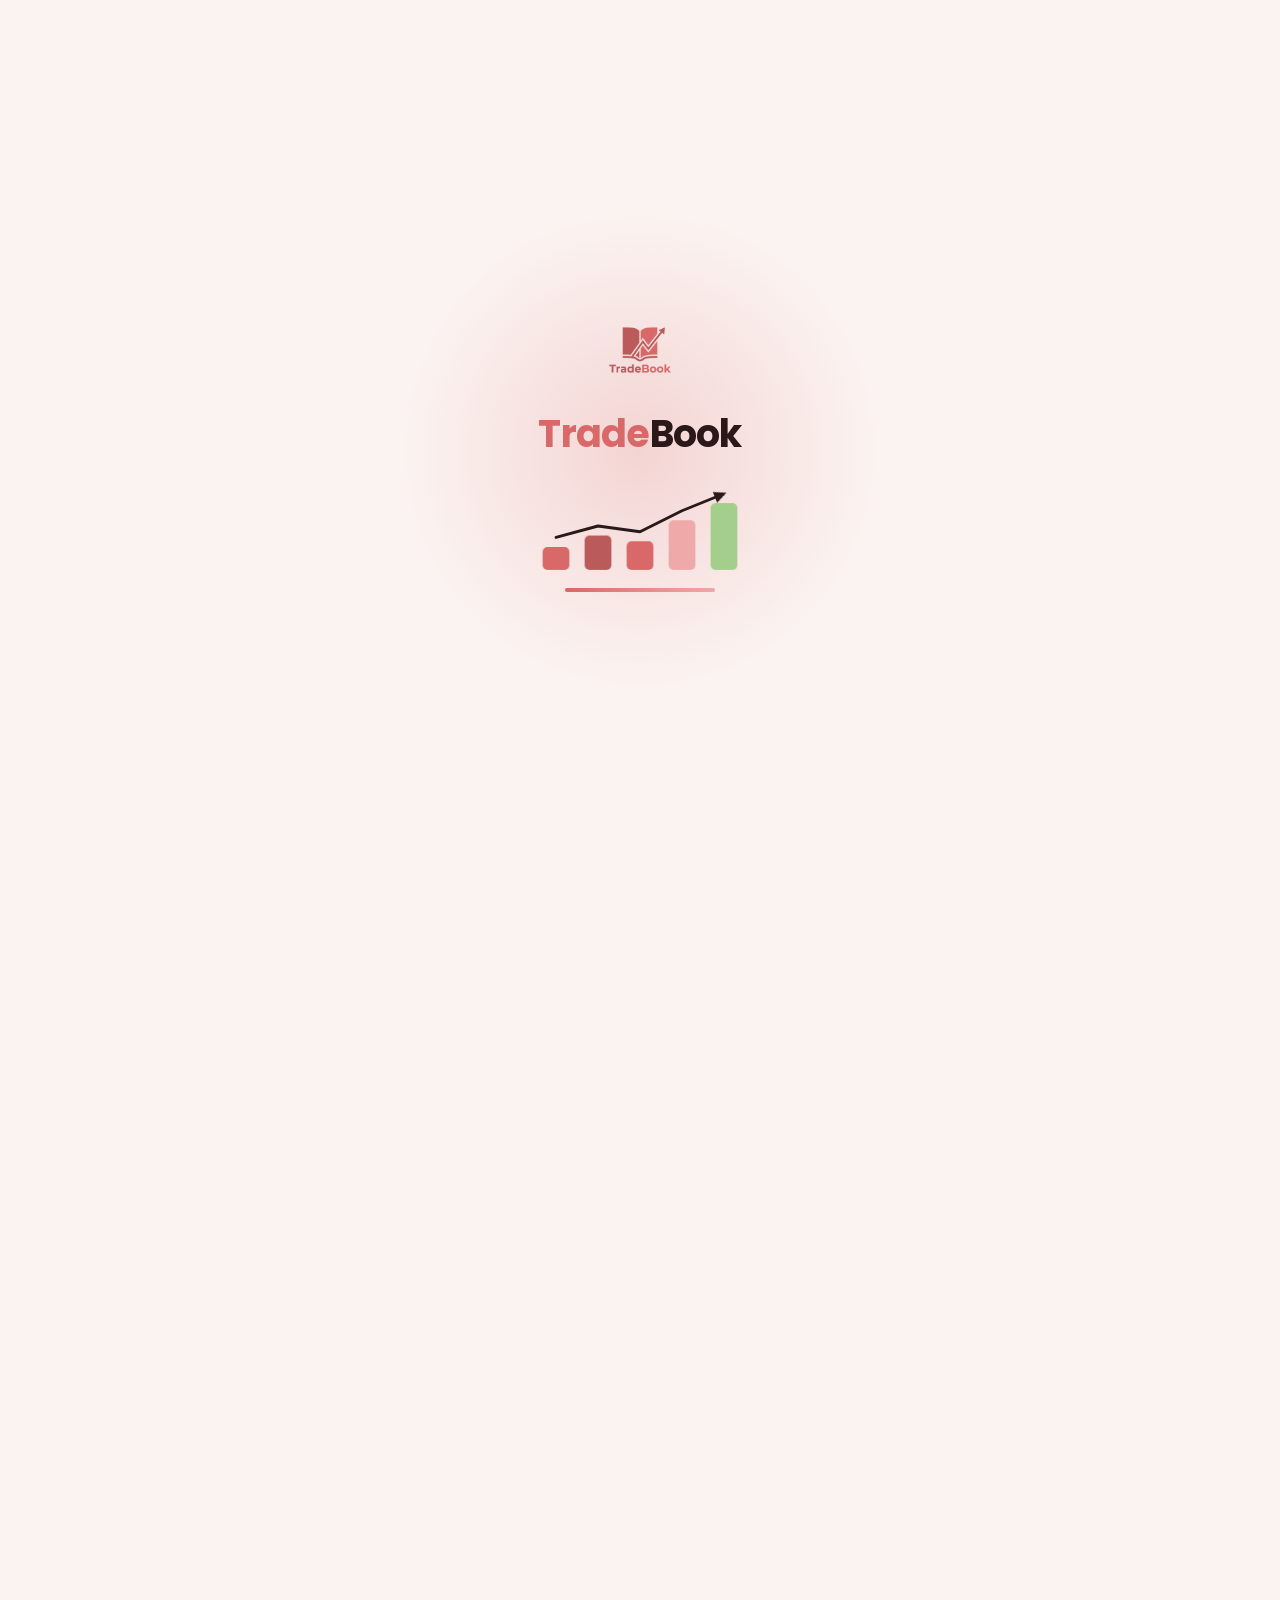
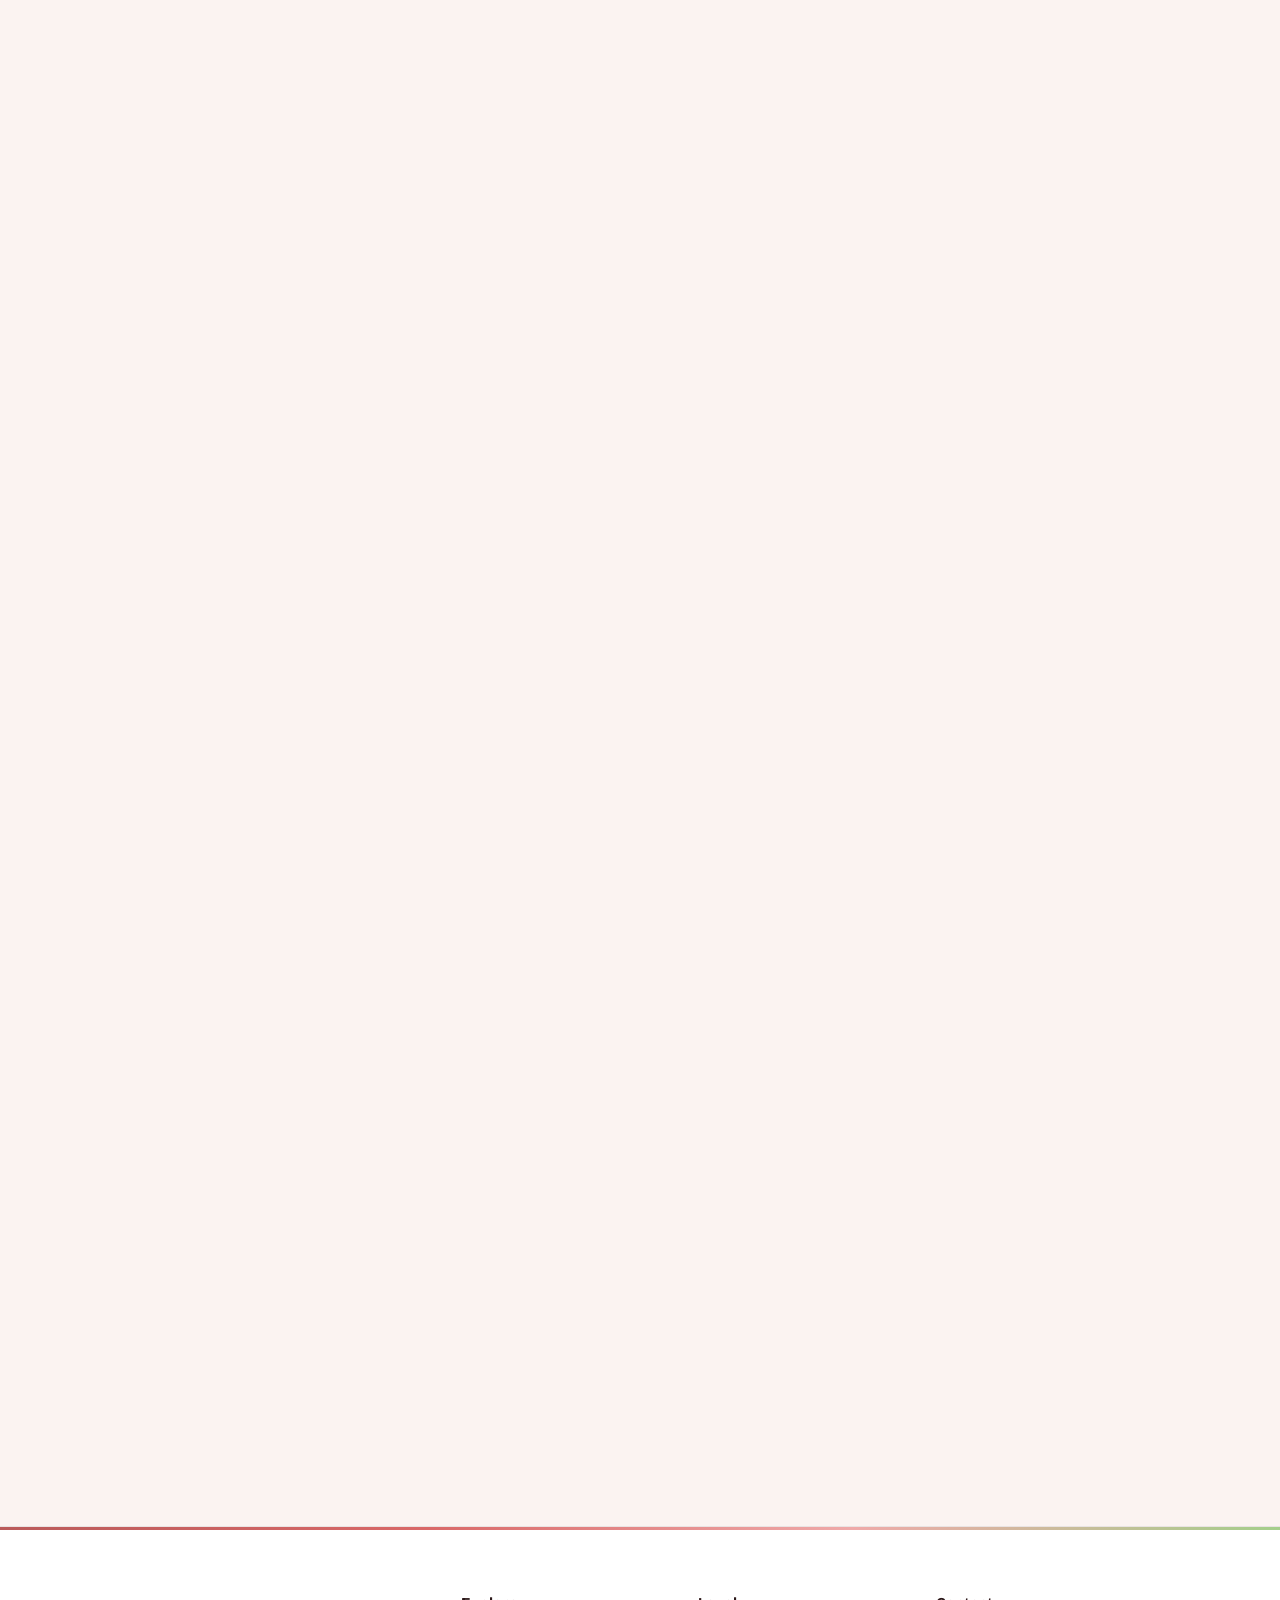
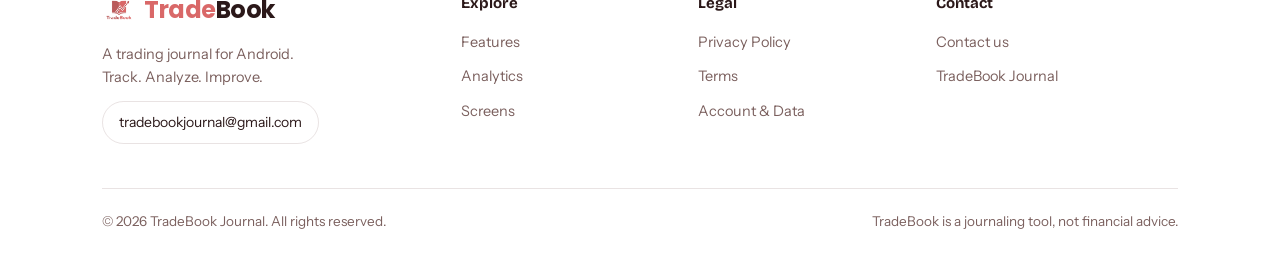
<file: tradebook/index.html>
<!DOCTYPE html>
<html lang="en" data-theme="light">
<head>
<meta charset="UTF-8">
<meta name="viewport" content="width=device-width, initial-scale=1">
<title>TradeBook Journal – Your trading journal for Android</title>
<meta name="description" content="TradeBook Journal logs your trades, scores your discipline and shows the patterns behind your wins and losses. Track. Analyze. Improve.">
<link rel="canonical" href="https://indiedev.co.in/tradebook/">
<link rel="icon" href="images/favicon.png">
<meta property="og:title" content="TradeBook Journal">
<meta property="og:description" content="Track. Analyze. Improve. A trading journal for Android.">
<meta property="og:image" content="https://indiedev.co.in/tradebook/images/banner.png">
<link rel="preconnect" href="https://fonts.googleapis.com">
<link rel="preconnect" href="https://fonts.gstatic.com" crossorigin>
<link href="https://fonts.googleapis.com/css2?family=Bricolage+Grotesque:wght@500;700;800&family=Instrument+Sans:wght@400;500;600&family=Poppins:wght@600;700&display=swap" rel="stylesheet">
<script>try{document.documentElement.dataset.theme=localStorage.getItem('tb-theme2')||'light'}catch(e){}</script>
<style>
:root{--coral:#D96868;--rose:#BA5A5A;--sage:#A4CE8B;--deep:#8F4343;--blush:#EFA9A9;
 --head:'Bricolage Grotesque',system-ui,sans-serif;--body:'Instrument Sans',system-ui,sans-serif;--brand:'Poppins','Bricolage Grotesque',sans-serif}
[data-theme=dark]{--bg:#150e0f;--surface:#211617;--line:rgba(255,255,255,.1);--text:#F8EBE8;--mute:#c2a9a6;--nav:rgba(30,18,20,.82);--sh:rgba(0,0,0,.45);--ba:1}
[data-theme=light]{--bg:#FBF3F1;--surface:#fff;--line:rgba(90,40,40,.13);--text:#2B1819;--mute:#7b605e;--nav:rgba(255,255,255,.85);--sh:rgba(120,50,50,.18);--ba:.65}
*{box-sizing:border-box;margin:0;padding:0}
html{scroll-behavior:smooth;scroll-padding-top:90px}
body{background:var(--bg);color:var(--text);font-family:var(--body);line-height:1.6;overflow-x:hidden;transition:background .5s,color .5s}
a{color:inherit;text-decoration:none}
button{font:inherit;color:inherit;cursor:pointer;border:0;background:none}
:focus-visible{outline:2px solid var(--coral);outline-offset:3px;border-radius:8px}
#bg{position:fixed;inset:0;z-index:-1;width:100%;height:100%}
.wrap{max-width:1120px;margin:0 auto;padding:0 22px}
section{padding:96px 0}
h1,h2,h3{font-family:var(--head);line-height:1.08;letter-spacing:-.02em}
h2{font-size:clamp(30px,4.4vw,46px);margin-bottom:14px;max-width:15em}
.sub{color:var(--mute);max-width:540px;font-size:17px}


/* loader */
body.ld{overflow:hidden}
#loader{position:fixed;inset:0;z-index:300;background:var(--bg);display:grid;place-items:center;transition:transform 1s cubic-bezier(.77,0,.18,1),border-radius 1s;will-change:transform}
#loader::before{content:"";position:absolute;width:520px;height:520px;max-width:90vw;border-radius:50%;background:radial-gradient(circle,rgba(217,104,104,.22),transparent 65%);animation:glow 3s ease-in-out infinite alternate}
@keyframes glow{to{transform:scale(1.2);opacity:.6}}
#loader.out{transform:translateY(-100%);border-radius:0 0 50% 50%/0 0 14% 14%}
.lc{position:relative;display:flex;flex-direction:column;align-items:center;gap:12px;transition:opacity .45s,transform .45s}
#loader.out .lc{opacity:0;transform:scale(.9) translateY(-12px)}
.lm{height:84px;width:auto;animation:pop .9s cubic-bezier(.3,1.5,.5,1) both}
@keyframes pop{from{opacity:0;transform:scale(.4) rotate(-14deg)}}
.lname{font-family:var(--brand);font-weight:700;font-size:38px;letter-spacing:-.02em;animation:lup .7s .3s both}
.lname b{color:var(--coral);font-weight:700}
@keyframes lup{from{opacity:0;transform:translateY(14px)}}
.lchart{width:210px;margin-top:8px;overflow:visible}
.lchart rect{transform-box:fill-box;transform-origin:bottom;animation:lbar 1.1s cubic-bezier(.3,1.3,.5,1) both;animation-delay:calc(.5s + var(--i)*.12s)}
@keyframes lbar{from{transform:scaleY(0)}}
.lchart .pl{fill:none;stroke:var(--text);stroke-width:3;stroke-linecap:round;stroke-linejoin:round;stroke-dasharray:1;stroke-dashoffset:1;animation:ldr 1.2s 1s ease forwards}
@keyframes ldr{to{stroke-dashoffset:0}}
.lchart .ah{fill:var(--text);opacity:0;animation:lfi .3s 2s forwards}
@keyframes lfi{to{opacity:1}}
.lp{width:150px;height:4px;border-radius:9px;background:var(--line);overflow:hidden;margin-top:6px}
.lp i{display:block;height:100%;background:linear-gradient(90deg,var(--coral),var(--blush));transform-origin:left;animation:lpg 2.2s cubic-bezier(.6,0,.3,1) forwards}
@keyframes lpg{from{transform:scaleX(0)}}

/* navbar */
nav{position:fixed;top:12px;left:50%;transform:translateX(-50%);z-index:50;width:min(900px,calc(100% - 24px));display:flex;align-items:center;justify-content:space-between;gap:10px;padding:6px 6px 6px 14px;border-radius:999px;background:var(--nav);backdrop-filter:blur(14px);-webkit-backdrop-filter:blur(14px);border:1px solid var(--line);box-shadow:0 10px 30px var(--sh);transition:background .5s}
.brand{display:flex;align-items:center;gap:8px}
.brand img{height:26px;width:auto;transition:transform .5s cubic-bezier(.3,1.6,.5,1)}
.brand:hover img{transform:rotate(-10deg) scale(1.12)}
.bn{font-family:var(--brand);font-weight:700;font-size:19px;letter-spacing:-.02em}
.bn b{color:var(--coral);font-weight:700}
.links{position:relative;display:flex}
.links a{position:relative;z-index:1;padding:7px 14px;font-size:14px;color:var(--mute);transition:color .25s}
.links a:hover,.links a.on{color:#fff}
.pill{position:absolute;top:0;left:0;height:100%;border-radius:999px;background:linear-gradient(135deg,var(--coral),var(--rose));opacity:0;transition:all .35s cubic-bezier(.3,1.4,.5,1)}
.right{display:flex;align-items:center;gap:8px}
.nav-cta{background:var(--text);color:var(--bg);font-weight:600;font-size:14px;padding:8px 16px;border-radius:999px;transition:transform .25s,background .25s,color .25s}
.nav-cta:hover{background:var(--coral);color:#fff;transform:scale(1.05)}
/* theme toggle */
.tg{position:relative;width:58px;height:30px;border-radius:99px;border:1px solid var(--line);background:linear-gradient(135deg,#2a1b2a,#3d2230);overflow:hidden;transition:background .6s,transform .25s}
.tg:hover{transform:scale(1.07)}
[data-theme=light] .tg{background:linear-gradient(135deg,#ffe3d6,#f7b9a6)}
.tg i{position:absolute;width:3px;height:3px;border-radius:50%;background:#fff;transition:opacity .4s,transform .6s}
.tg i:nth-child(1){left:12px;top:8px}.tg i:nth-child(2){left:22px;top:18px;width:2px;height:2px}.tg i:nth-child(3){left:30px;top:7px;width:2px;height:2px}
[data-theme=light] .tg i{opacity:0;transform:translateY(10px)}
.tg .kn{position:absolute;top:3px;left:3px;width:22px;height:22px;border-radius:50%;display:grid;place-items:center;background:#F8EBE8;color:#8F4343;box-shadow:0 2px 8px rgba(0,0,0,.4);transition:transform .55s cubic-bezier(.5,1.6,.4,1),background .5s}
[data-theme=light] .tg .kn{transform:translateX(28px) rotate(360deg);background:#fff;color:#D96868}
.kn svg{position:absolute;width:14px;height:14px;transition:opacity .35s,transform .55s}
.kn .sun{opacity:0;transform:scale(.3) rotate(-90deg)}
[data-theme=light] .kn .sun{opacity:1;transform:none}
[data-theme=light] .kn .moon{opacity:0;transform:scale(.3) rotate(90deg)}
@media(max-width:700px){.links{display:none}}

/* buttons */
.btn{display:inline-flex;align-items:center;gap:10px;padding:14px 24px;border-radius:14px;font-weight:600;font-size:16px;position:relative;overflow:hidden;transition:transform .3s,box-shadow .3s,border-color .3s}
.btn.main{background:linear-gradient(135deg,var(--coral),var(--rose));color:#fff;box-shadow:0 12px 30px rgba(217,104,104,.3)}
.btn.main::after{content:"";position:absolute;top:0;left:-70%;width:50%;height:100%;background:linear-gradient(100deg,transparent,rgba(255,255,255,.35),transparent);transform:skewX(-20deg);transition:left .6s}
.btn.main:hover::after{left:130%}
.btn:hover{transform:translateY(-3px);box-shadow:0 18px 40px rgba(217,104,104,.4)}
.btn.ghost{border:1px solid var(--line);background:var(--surface)}
.btn.ghost:hover{border-color:var(--coral);box-shadow:none}

/* hero */
.hero{min-height:100vh;display:flex;align-items:center;padding:120px 0 60px}
.hero .wrap{display:grid;grid-template-columns:1.1fr .9fr;gap:40px;align-items:center}
.hero h1{font-size:clamp(40px,6.2vw,74px);font-weight:800;margin-bottom:20px}
.hero h1 span{background:linear-gradient(90deg,var(--coral),var(--blush));-webkit-background-clip:text;background-clip:text;color:transparent}
.hero .sub{margin-bottom:30px}
.cta{display:flex;gap:12px;flex-wrap:wrap}
.soon{margin-top:14px;font-size:14px;color:var(--mute)}
.stage{position:relative;perspective:1000px;display:flex;justify-content:center}
.poster{width:min(310px,72vw);border-radius:26px;box-shadow:0 30px 60px var(--sh);border:1px solid var(--line);animation:float 6s ease-in-out infinite;cursor:zoom-in;transition:box-shadow .4s}
.poster:hover{box-shadow:0 40px 80px rgba(217,104,104,.35)}
@keyframes float{50%{transform:translateY(-14px)}}
.chip{position:absolute;padding:10px 14px;border-radius:14px;background:var(--surface);border:1px solid var(--line);font-size:13px;box-shadow:0 12px 30px var(--sh);transition:transform .3s}
.chip:hover{transform:scale(1.08) rotate(-2deg)}
.chip b{display:block;font-family:var(--head);font-size:21px}
.chip.a{left:-2%;top:18%}.chip.b{right:-2%;bottom:20%}
.up{color:#6fae52}[data-theme=dark] .up{color:var(--sage)}.dn{color:var(--coral)}
@media(max-width:860px){.hero .wrap{grid-template-columns:1fr}.stage{margin-top:30px}.chip.a{left:0}.chip.b{right:0}}

/* cards */
.grid{display:grid;gap:18px;margin-top:44px}
.g4{grid-template-columns:repeat(4,1fr)}.g3{grid-template-columns:repeat(3,1fr)}
@media(max-width:960px){.g4{grid-template-columns:repeat(2,1fr)}.g3{grid-template-columns:1fr}}
@media(max-width:560px){.g4{grid-template-columns:1fr}}
.card{position:relative;padding:24px;border-radius:22px;background:var(--surface);border:1px solid var(--line);overflow:hidden;transition:border-color .3s,box-shadow .3s}
.card::before{content:"";position:absolute;left:0;right:0;bottom:0;height:0;background:linear-gradient(0deg,rgba(217,104,104,.2),transparent);transition:height .5s cubic-bezier(.2,.8,.2,1)}
.card:hover{border-color:rgba(217,104,104,.6);box-shadow:0 20px 50px var(--sh)}
.card:hover::before{height:100%}
.card>*{position:relative}
.ico{width:44px;height:44px;border-radius:14px;display:grid;place-items:center;margin-bottom:16px;background:rgba(217,104,104,.14);color:var(--coral);transition:transform .4s}
.card:hover .ico{transform:rotate(-8deg) scale(1.12)}
.card h3{font-size:19px;margin-bottom:6px}
.card p{color:var(--mute);font-size:15px}

/* steps */
.steps{display:grid;grid-template-columns:repeat(3,1fr);gap:18px;margin-top:44px;counter-reset:s}
.step{padding:26px;border-left:3px solid var(--coral);background:var(--surface);border-radius:0 20px 20px 0;transition:transform .3s,border-color .3s}
.step:hover{transform:translateX(6px)}
.step:nth-child(2){border-color:var(--rose)}.step:nth-child(3){border-color:var(--sage)}
.step h3{font-size:22px;margin-bottom:6px}.step p{color:var(--mute);font-size:15px}
@media(max-width:800px){.steps{grid-template-columns:1fr}}

/* donuts */
.donut{text-align:center}
.donut h3{font-size:19px;margin-bottom:4px}
.donut .d{color:var(--mute);font-size:14px;margin-bottom:18px}
.ring{position:relative;width:180px;height:180px;margin:0 auto 18px}
.ring svg{width:100%;height:100%;transform:rotate(-90deg);overflow:visible}
.ring circle{fill:none;stroke-width:13;transition:stroke-dasharray 1.4s cubic-bezier(.2,.8,.2,1),opacity .3s,stroke-width .3s;cursor:pointer}
.ring .mid{position:absolute;inset:0;display:grid;place-content:center;font-family:var(--head)}
.mid b{font-size:32px;line-height:1}.mid small{font-family:var(--body);font-size:12px;color:var(--mute)}
.leg{list-style:none;display:grid;gap:4px;text-align:left;font-size:14px}
.leg li{display:flex;align-items:center;gap:10px;padding:6px 10px;border-radius:10px;cursor:pointer;transition:background .25s,transform .25s}
.leg li:hover{background:rgba(217,104,104,.1);transform:translateX(4px)}
.leg i{width:10px;height:10px;border-radius:50%}
.leg span{margin-left:auto;color:var(--mute)}
.note{margin-top:20px;font-size:13px;color:var(--mute)}

/* gallery */
.head{display:flex;justify-content:space-between;align-items:end;gap:20px;flex-wrap:wrap}
.arrows{display:flex;gap:10px}
.ar{width:46px;height:46px;border-radius:50%;border:1px solid var(--line);background:var(--surface);display:grid;place-items:center;font-size:20px;transition:all .3s}
.ar:hover{background:var(--coral);border-color:var(--coral);color:#fff;transform:scale(1.1)}
.shots{display:flex;gap:20px;overflow-x:auto;padding:36px 4px 28px;scroll-snap-type:x mandatory;scrollbar-width:thin;scrollbar-color:var(--rose) transparent}
.shot{flex:0 0 232px;scroll-snap-align:center;cursor:zoom-in;color:var(--mute);font-size:14px;text-align:center}
.shot img{width:100%;aspect-ratio:9/16;object-fit:cover;border-radius:20px;border:1px solid var(--line);margin-bottom:12px;box-shadow:0 14px 30px var(--sh);transition:transform .4s,box-shadow .4s}
.shot:hover img{transform:translateY(-12px) scale(1.02);box-shadow:0 36px 60px rgba(217,104,104,.3)}
.shot:hover{color:var(--text)}
#lb{position:fixed;inset:0;z-index:100;background:rgba(12,6,7,.93);display:flex;align-items:center;justify-content:center;gap:16px;opacity:0;visibility:hidden;transition:opacity .35s,visibility .35s}
#lb.open{opacity:1;visibility:visible}
#lb .im{overflow:hidden;border-radius:18px;cursor:zoom-in;line-height:0}
#lb img{max-height:86vh;max-width:min(92vw,520px);transition:transform .35s,opacity .25s;touch-action:none}
#lb.z .im{cursor:zoom-out}#lb.z img{transform:scale(2.4)}
#lb .ar{background:rgba(255,255,255,.1);color:#fff;border-color:rgba(255,255,255,.2);flex:none}
#lb .x{position:absolute;top:16px;right:16px}
#lb .cap{position:absolute;bottom:14px;left:0;right:0;text-align:center;color:#e8d3cf;font-size:14px}
@media(max-width:640px){#lb .pv,#lb .nx{position:absolute;bottom:50px;z-index:2}#lb .pv{left:16px}#lb .nx{right:16px}}

/* get */
.bn2{max-width:860px;margin:0 auto 34px;display:block;border-radius:26px;border:1px solid var(--line);box-shadow:0 30px 60px var(--sh);width:100%;cursor:zoom-in}
.getc{text-align:center}.getc h2{margin:0 auto 12px}.getc .sub{margin:0 auto 26px}.getc .cta{justify-content:center}

/* footer */
footer{position:relative;overflow:hidden;margin-top:30px;padding:64px 0 28px;background:var(--surface);border-top:1px solid var(--line);transition:background .5s}
footer::before{content:"";position:absolute;left:0;right:0;top:0;height:3px;background:linear-gradient(90deg,var(--rose),var(--coral),var(--blush),var(--sage))}
.fg{display:grid;grid-template-columns:1.6fr 1fr 1fr 1.2fr;gap:36px}
@media(max-width:800px){.fg{grid-template-columns:1fr 1fr}.fg>:first-child{grid-column:1/-1}}
.fg h4{font-family:var(--head);font-size:15px;margin-bottom:14px}
.fg ul{list-style:none;display:grid;gap:9px}
.fg li a,.fg p{color:var(--mute);font-size:14.5px;transition:color .25s,padding .25s}
.fg li a:hover{color:var(--coral);padding-left:6px}
.fg .brand{margin-bottom:14px}
.fg .brand img{height:34px}.fg .bn{font-size:24px}
.mail{display:inline-block;margin-top:12px;padding:9px 16px;border-radius:99px;border:1px solid var(--line);font-size:14px;transition:all .3s}
.mail:hover{background:var(--coral);border-color:var(--coral);color:#fff;transform:translateY(-2px)}
.fb{margin-top:44px;padding-top:22px;border-top:1px solid var(--line);display:flex;justify-content:space-between;gap:12px;flex-wrap:wrap;color:var(--mute);font-size:13.5px}
.fb a:hover{color:var(--coral)}

/* reveal */
/* gravity drop: items fall into place, overshoot slightly and settle (no blur) */
.rv{opacity:0;transform:translateY(-70px) rotate(-1.5deg);transition:opacity .35s ease var(--d,0s),transform .75s cubic-bezier(.34,1.56,.64,1) var(--d,0s)}
.rv[data-r=l]{transform:translateX(-70px) rotate(-1deg)}.rv[data-r=r]{transform:translateX(70px) rotate(1deg)}.rv[data-r=s]{transform:scale(.8)}
.rv.on{opacity:1;transform:none}
.rv.on.done{transition:transform .25s,border-color .3s,box-shadow .3s}
@media(prefers-reduced-motion:reduce){*{animation:none!important;transition:none!important;scroll-behavior:auto}.rv{opacity:1;transform:none;filter:none}}
</style>
</head>
<body class="ld">
<div id="loader" role="status" aria-label="Loading TradeBook"><div class="lc">
  <img class="lm" src="images/logo-mark.png" alt="">
  <div class="lname"><b>Trade</b>Book</div>
  <svg class="lchart" viewBox="0 0 220 90" aria-hidden="true">
    <rect style="--i:0" x="8" y="66" width="28" height="24" rx="5" fill="#D96868"/>
    <rect style="--i:1" x="52" y="54" width="28" height="36" rx="5" fill="#BA5A5A"/>
    <rect style="--i:2" x="96" y="60" width="28" height="30" rx="5" fill="#D96868"/>
    <rect style="--i:3" x="140" y="38" width="28" height="52" rx="5" fill="#EFA9A9"/>
    <rect style="--i:4" x="184" y="20" width="28" height="70" rx="5" fill="#A4CE8B"/>
    <path class="pl" pathLength="1" d="M22 56L66 44L110 50L154 28L196 11"/>
    <path class="ah" d="M-8 -6L5 0L-8 6z" transform="translate(196 11) rotate(-22)"/>
  </svg>
  <div class="lp"><i></i></div>
</div></div>
<canvas id="bg" aria-hidden="true"></canvas>

<nav>
  <a href="#top" class="brand" aria-label="TradeBook home"><img src="images/logo-mark.png" alt=""><span class="bn"><b>Trade</b>Book</span></a>
  <div class="links"><span class="pill"></span><a href="#features">Features</a><a href="#analytics">Analytics</a><a href="#screens">Screens</a></div>
  <div class="right">
    <button class="tg" id="tg" aria-label="Switch between light and dark mode"><i></i><i></i><i></i>
      <span class="kn">
        <svg class="moon" viewBox="0 0 24 24" fill="currentColor"><path d="M20 14.5A8.5 8.5 0 019.5 4a8.5 8.5 0 1010.5 10.5z"/></svg>
        <svg class="sun" viewBox="0 0 24 24" fill="none" stroke="currentColor" stroke-width="2.4" stroke-linecap="round"><circle cx="12" cy="12" r="4" fill="currentColor"/><path d="M12 2v2.5M12 19.5V22M2 12h2.5M19.5 12H22M4.9 4.9l1.8 1.8M17.3 17.3l1.8 1.8M4.9 19.1l1.8-1.8M17.3 6.7l1.8-1.8"/></svg>
      </span></button>
    <a class="nav-cta" href="#get">Get app</a>
  </div>
</nav>

<header class="hero" id="top">
  <div class="wrap">
    <div>
      <h1 class="rv">Your trades, <span>finally explained.</span></h1>
      <p class="sub rv" style="--d:.15s">TradeBook Journal logs every trade, scores your discipline and shows the patterns behind your wins and losses. Track. Analyze. Improve.</p>
      <div class="cta rv" style="--d:.3s">
        <a class="btn main" href="#get">Coming soon to Android</a>
        <a class="btn ghost" href="#analytics">See the analytics</a>
      </div>
      <p class="soon rv" style="--d:.4s">Not on Google Play yet. Tap Get app to be notified at launch.</p>
    </div>
    <div class="stage rv" data-r="r" style="--d:.2s">
      <img class="poster" data-lb="0" src="images/shot-1.jpg" alt="TradeBook dashboard in light and dark mode">
      <div class="chip a">Trader score<b class="up">87/100</b></div>
      <div class="chip b">Plan adherence<b class="dn">100%</b></div>
    </div>
  </div>
</header>

<section id="how">
  <div class="wrap">
    <h2 class="rv">Plan. Review. Learn.</h2>
    <p class="sub rv">Good traders judge the decision, not only the result. TradeBook is built around that loop.</p>
    <div class="steps">
      <div class="step rv" style="--d:0s"><h3>Plan</h3><p>Write rules in your Playbook and note your plan and mood before you trade.</p></div>
      <div class="step rv" style="--d:.15s"><h3>Review</h3><p>Log each trade, then rate how well you executed, not just whether it made money.</p></div>
      <div class="step rv" style="--d:.3s"><h3>Learn</h3><p>Insights and analytics turn your history into clear things to fix next.</p></div>
    </div>
  </div>
</section>

<section id="features">
  <div class="wrap">
    <h2 class="rv">Everything your journal needs</h2>
    <p class="sub rv">Journal first, analytics built in.</p>
    <div class="grid g4" id="feat"></div>
  </div>
</section>

<section id="analytics">
  <div class="wrap">
    <h2 class="rv">See where the money leaks</h2>
    <p class="sub rv">The Analytics tab breaks your trading into clear charts, so improving feels like a plan, not a guess. Hover a segment to explore.</p>
    <div class="grid g3" id="donuts"></div>
    <p class="note rv">Charts above use sample data for illustration.</p>
  </div>
</section>

<section id="screens">
  <div class="wrap">
    <div class="head">
      <div><h2 class="rv">Inside the app</h2><p class="sub rv">Tap any screen to zoom in. Works in light and dark.</p></div>
      <div class="arrows rv"><button class="ar" id="sp" aria-label="Previous screens">&#8249;</button><button class="ar" id="sn" aria-label="Next screens">&#8250;</button></div>
    </div>
    <div class="shots rv" id="shots"></div>
  </div>
</section>

<section id="get">
  <div class="wrap getc">
    <img class="bn2 rv" data-r="s" data-lb="-1" src="images/banner.png" alt="TradeBook – Your Trading Journal. Track. Analyze. Improve.">
    <h2 class="rv">Launching soon on Google Play</h2>
    <p class="sub rv">Want to be first in line? Send us a quick email and we'll let you know the day it goes live.</p>
    <div class="cta rv">
      <!-- When live, change this button to your Play Store link -->
      <a class="btn main" href="mailto:tradebookjournal@gmail.com?subject=Notify%20me%20when%20TradeBook%20launches">Notify me at launch</a>
      <a class="btn ghost" href="#features">Explore features</a>
    </div>
  </div>
</section>

<footer>
  <div class="wrap">
    <div class="fg">
      <div>
        <a class="brand" href="https://indiedev.co.in/tradebook/"><img src="images/logo-mark.png" alt=""><span class="bn"><b>Trade</b>Book</span></a>
        <p>A trading journal for Android.<br>Track. Analyze. Improve.</p>
        <a class="mail" href="mailto:tradebookjournal@gmail.com">tradebookjournal@gmail.com</a>
      </div>
      <div><h4>Explore</h4><ul><li><a href="#features">Features</a></li><li><a href="#analytics">Analytics</a></li><li><a href="#screens">Screens</a></li></ul></div>
      <div><h4>Legal</h4><ul>
        <li><a href="https://indiedev.co.in/tradebook/privacy.html">Privacy Policy</a></li>
        <li><a href="https://indiedev.co.in/tradebook/terms.html">Terms</a></li>
        <li><a href="https://indiedev.co.in/tradebook/delete-account.html">Account &amp; Data</a></li></ul></div>
      <div><h4>Contact</h4><ul><li><a href="mailto:tradebookjournal@gmail.com">Contact us</a></li><li><a href="https://indiedev.co.in/tradebook/">TradeBook Journal</a></li></ul></div>
    </div>
    <div class="fb"><span>&copy; <span id="yr"></span> TradeBook Journal. All rights reserved.</span><span>TradeBook is a journaling tool, not financial advice.</span></div>
  </div>
</footer>

<div id="lb" role="dialog" aria-modal="true" aria-label="Screenshot viewer">
  <button class="ar x" aria-label="Close">&#10005;</button>
  <button class="ar pv" aria-label="Previous">&#8249;</button>
  <div class="im"><img alt=""></div>
  <button class="ar nx" aria-label="Next">&#8250;</button>
  <div class="cap"></div>
</div>

<script>
const $=(s,r=document)=>r.querySelector(s),$$=(s,r=document)=>[...r.querySelectorAll(s)];
$('#yr').textContent=new Date().getFullYear();

/* theme */
const root=document.documentElement;
$('#tg').onclick=()=>{const n=root.dataset.theme==='dark'?'light':'dark';root.dataset.theme=n;try{localStorage.setItem('tb-theme2',n)}catch(e){}};

/* nav pill */
const lk=$('.links'),pill=$('.pill',lk),nl=$$('a',lk);let cur=null,hov=false;
function tgt(a){
  nl.forEach(l=>l.classList.toggle('on',l===a));
  if(!a){pill.style.opacity=0;return}
  if(pill.style.opacity!=='1'){pill.style.transition='none';pill.style.left=a.offsetLeft+'px';pill.style.width=a.offsetWidth+'px';pill.offsetWidth;pill.style.transition=''}
  pill.style.opacity=1;pill.style.left=a.offsetLeft+'px';pill.style.width=a.offsetWidth+'px';
}
nl.forEach(a=>a.addEventListener('pointerenter',()=>{hov=true;tgt(a)}));
lk.addEventListener('pointerleave',()=>{hov=false;tgt(cur)});
/* highlight the menu item of the section currently in view */
const navSpy=new IntersectionObserver(es=>es.forEach(e=>{
  const a=nl.find(l=>l.hash==='#'+e.target.id);
  if(e.isIntersecting)cur=a;else if(cur===a)cur=null;
  if(!hov)tgt(cur);
}),{rootMargin:'-45% 0px -50% 0px'});
['features','analytics','screens'].forEach(id=>navSpy.observe($('#'+id)));
addEventListener('resize',()=>tgt(cur));

/* features */
const F=[
['Dashboard at a glance','Today\'s P&L, win rate, trades, winners and losers on one screen, plus a monthly P&L calendar.','M4 13h6V4H4zM14 20h6V11h-6zM4 20h6v-3H4zM14 8h6V4h-6z'],
['Trader Score','A score out of 100 built from your plan, performance, consistency and journaling.','M12 3a9 9 0 100 18 9 9 0 000-18zM8 12l3 3 5-6'],
['Trade quality','Tells a good win from a bad win and a good loss from a bad loss, so process counts.','M12 3l2.6 5.5 6 .8-4.4 4.2 1.1 6L12 16.6l-5.3 2.9 1.1-6-4.4-4.2 6-.8z'],
['Insights','Observations drawn only from the trades you have recorded. No guesswork.','M12 3v4M12 17v4M3 12h4M17 12h4M6 6l2.5 2.5M15.5 15.5L18 18M18 6l-2.5 2.5M8.5 15.5L6 18'],
['Daily journal','Note your mood and plan before trading, then review what happened after.','M5 4h10a3 3 0 013 3v13H8a3 3 0 01-3-3zM9 8h5'],
['Playbook','Write entry, risk, exit and mindset rules, then see how often you break them.','M5 6h2M5 12h2M5 18h2M10 6h9M10 12h9M10 18h9'],
['Trade history','Search, filter wins and losses, and export to Excel or PDF.','M12 7v5l3 2M3 12a9 9 0 109-9 9 9 0 00-6.4 2.6L3 8M3 3v5h5'],
['Light and dark','Choose the theme that suits your eyes and your screen.','M12 3a9 9 0 100 18zM12 3v18']];
$('#feat').innerHTML=F.map((f,i)=>`<div class="card rv" data-tilt style="--d:${(i%4)*.1}s"><div class="ico"><svg width="22" height="22" viewBox="0 0 24 24" fill="none" stroke="currentColor" stroke-width="2" stroke-linecap="round" stroke-linejoin="round"><path d="${f[2]}"/></svg></div><h3>${f[0]}</h3><p>${f[1]}</p></div>`).join('');

/* screens */
const S=[['Dashboard and P&L calendar','shot-1'],['Analytics in light and dark','shot-2'],['Insights and patterns','shot-3'],['Your process, made visible','shot-4'],['Daily journal','shot-5'],['Playbook and trade history','shot-6']];
$('#shots').innerHTML=S.map((s,i)=>`<div class="shot" data-lb="${i}"><img loading="lazy" src="images/${s[1]}.jpg" alt="${s[0]}">${s[0]}</div>`).join('');
const sh=$('#shots');
$('#sp').onclick=()=>sh.scrollBy({left:-480,behavior:'smooth'});
$('#sn').onclick=()=>sh.scrollBy({left:480,behavior:'smooth'});

/* lightbox */
const lb=$('#lb'),li=$('img',lb),cap=$('.cap',lb);let ci=0,list=S.map(s=>[s[0],`images/${s[1]}.jpg`]).concat([['TradeBook – Track. Analyze. Improve.','images/banner.png']]);
function show(i){ci=(i+list.length)%list.length;lb.classList.remove('z');li.style.opacity=0;setTimeout(()=>{li.src=list[ci][1];li.alt=list[ci][0];li.style.opacity=1},150);cap.textContent=`${list[ci][0]}  ·  ${ci+1} / ${list.length}`}
function open(i){show(i);lb.classList.add('open');document.body.style.overflow='hidden'}
function close(){lb.classList.remove('open','z');document.body.style.overflow=''}
document.addEventListener('click',e=>{const t=e.target.closest('[data-lb]');if(t)open(+t.dataset.lb<0?list.length-1:+t.dataset.lb)});
$('.x',lb).onclick=close;$('.pv',lb).onclick=()=>show(ci-1);$('.nx',lb).onclick=()=>show(ci+1);
lb.addEventListener('click',e=>{if(e.target===lb)close()});
$('.im',lb).onclick=()=>lb.classList.toggle('z');
li.addEventListener('pointermove',e=>{if(!lb.classList.contains('z'))return;const r=li.getBoundingClientRect();li.style.transformOrigin=`${(e.clientX-r.left)/r.width*100}% ${(e.clientY-r.top)/r.height*100}%`});
addEventListener('keydown',e=>{if(!lb.classList.contains('open'))return;if(e.key==='Escape')close();if(e.key==='ArrowLeft')show(ci-1);if(e.key==='ArrowRight')show(ci+1)});
let sx=0;lb.addEventListener('touchstart',e=>sx=e.touches[0].clientX,{passive:true});
lb.addEventListener('touchend',e=>{if(lb.classList.contains('z'))return;const d=e.changedTouches[0].clientX-sx;if(Math.abs(d)>60)show(ci+(d<0?1:-1))});

/* 3D tilt (cards) */
document.addEventListener('pointermove',e=>{
  const el=e.target.closest&&e.target.closest('[data-tilt]');
  $$('[data-tilt].tl').forEach(n=>{if(n!==el){n.style.transform='';n.classList.remove('tl')}});
  if(!el)return;const r=el.getBoundingClientRect(),x=(e.clientX-r.left)/r.width-.5,y=(e.clientY-r.top)/r.height-.5;
  el.classList.add('tl');el.style.transform=`perspective(800px) rotateY(${x*10}deg) rotateX(${-y*10}deg) translateY(-4px)`;
});

/* donuts */
const D=[
{t:'Trade quality',d:'Outcome and execution combined',c:'75%',s:'good process',i:[['Good wins',45,'#A4CE8B'],['Good losses',30,'#EFA9A9'],['Bad wins',10,'#BA5A5A'],['Bad losses',15,'#8F4343']]},
{t:'Rules you break',d:'Violations by Playbook category',c:'4',s:'categories',i:[['Entry',38,'#D96868'],['Risk',27,'#BA5A5A'],['Exit',20,'#EFA9A9'],['Mindset',15,'#8F4343']]},
{t:'Plan adherence',d:'Trades that followed your plan',c:'82%',s:'on plan',i:[['Followed plan',82,'#A4CE8B'],['Broke plan',18,'#D96868']]}];
const R=70,C=2*Math.PI*R,box=$('#donuts');
D.forEach((g,n)=>{
  const el=document.createElement('div');el.className='card donut rv';el.dataset.tilt='';el.style.setProperty('--d',n*.15+'s');
  let off=0,segs='',leg='';
  g.i.forEach((s,k)=>{const len=C*s[1]/100;segs+=`<circle data-k="${k}" cx="90" cy="90" r="${R}" stroke="${s[2]}" stroke-dasharray="0 ${C}" data-len="${len}" stroke-dashoffset="${-off}"/>`;leg+=`<li data-k="${k}"><i style="background:${s[2]}"></i>${s[0]}<span>${s[1]}%</span></li>`;off+=len});
  el.innerHTML=`<h3>${g.t}</h3><p class="d">${g.d}</p><div class="ring"><svg viewBox="0 0 180 180"><circle cx="90" cy="90" r="${R}" stroke="rgba(150,100,100,.15)"/>${segs}</svg><div class="mid"><div><b>${g.c}</b><br><small>${g.s}</small></div></div></div><ul class="leg">${leg}</ul>`;
  const mid=$('.mid div',el),cs=$$('svg circle[data-k]',el);
  const on=k=>{cs.forEach((c,j)=>{c.style.opacity=j==k?1:.25;c.style.strokeWidth=j==k?17:13});mid.innerHTML=`<b>${g.i[k][1]}%</b><br><small>${g.i[k][0]}</small>`};
  const offf=()=>{cs.forEach(c=>{c.style.opacity=1;c.style.strokeWidth=13});mid.innerHTML=`<b>${g.c}</b><br><small>${g.s}</small>`};
  [...cs,...$$('li',el)].forEach(m=>{m.addEventListener('pointerenter',()=>on(m.dataset.k));m.addEventListener('pointerleave',offf)});
  el._draw=()=>cs.forEach(c=>c.style.strokeDasharray=`${Math.max(c.dataset.len-3,1)} ${C}`);
  box.appendChild(el);
});

/* scroll reveal */
const io=new IntersectionObserver(es=>es.forEach(e=>{
  if(!e.isIntersecting)return;const t=e.target;t.classList.add('on');
  if(t._draw)setTimeout(t._draw,400);
  setTimeout(()=>t.classList.add('done'),1500);io.unobserve(t);
}),{threshold:.15,rootMargin:'0px 0px -40px 0px'});
window.startRv=()=>$$('.rv').forEach(n=>io.observe(n));

/* background: soft bars + lines that rise toward the cursor (kept low and faint, cards are solid so nothing shows through) */
const cv=$('#bg'),x=cv.getContext('2d');let W,H,mx=-999,act=0,tg=0,t=0;
const N=40,hs=Array(N).fill(0),still=matchMedia('(prefers-reduced-motion:reduce)').matches,bc=['#D96868','#BA5A5A','#D96868','#EFA9A9','#BA5A5A','#A4CE8B'];
function rs(){const d=devicePixelRatio||1;W=innerWidth;H=innerHeight;cv.width=W*d;cv.height=H*d;x.setTransform(d,0,0,d,0,0)}
addEventListener('resize',rs);rs();
addEventListener('pointermove',e=>{mx=e.clientX;tg=1});
document.addEventListener('pointerleave',()=>tg=0);
const LN=[['#D96868',0],['#BA5A5A',2],['#A4CE8B',4]];
(function draw(){
  const k=+getComputedStyle(root).getPropertyValue('--ba')||1;
  t+=.012;act+=(tg-act)*.05;x.clearRect(0,0,W,H);const bw=W/N;
  for(let i=0;i<N;i++){
    const cx=(i+.5)*bw,p=Math.max(0,1-Math.abs(cx-mx)/260)**2*act;
    hs[i]+=(8+(Math.sin(t*1.5+i*.5)+1)*4+p*H*.24*(.6+.4*Math.sin(i*2.1))-hs[i])*.09;
    x.globalAlpha=(.07+p*.3)*k;x.fillStyle=bc[i%6];x.beginPath();x.roundRect(i*bw+bw*.2,H-hs[i],bw*.6,hs[i],[6,6,0,0]);x.fill();
  }
  x.lineWidth=2;x.lineJoin='round';
  LN.forEach(([c,ph],j)=>{x.strokeStyle=c;x.globalAlpha=(.12+act*.22)*k;x.beginPath();
    for(let px=0;px<=W;px+=16){const b=Math.exp(-((px-mx)**2)/(2*180*180))*act*H*.12,y=H*(.9-j*.05)-Math.sin(px*.006+t+ph)*10-px/W*H*.1-b;px?x.lineTo(px,y):x.moveTo(px,y)}
    x.stroke()});
  x.globalAlpha=1;if(!still)requestAnimationFrame(draw);
})();

/* loader: shows at least ~2.2s, then lifts away and starts the page animations */
(function(){const L=$('#loader'),t0=performance.now();let d=0;
function go(){if(d)return;d=1;setTimeout(()=>{L.classList.add('out');setTimeout(startRv,380);setTimeout(()=>{L.remove();document.body.classList.remove('ld')},1100)},Math.max(0,2300-(performance.now()-t0)))}
document.readyState==='complete'?go():addEventListener('load',go);setTimeout(go,6000);})();
</script>
</body>
</html>
</file>
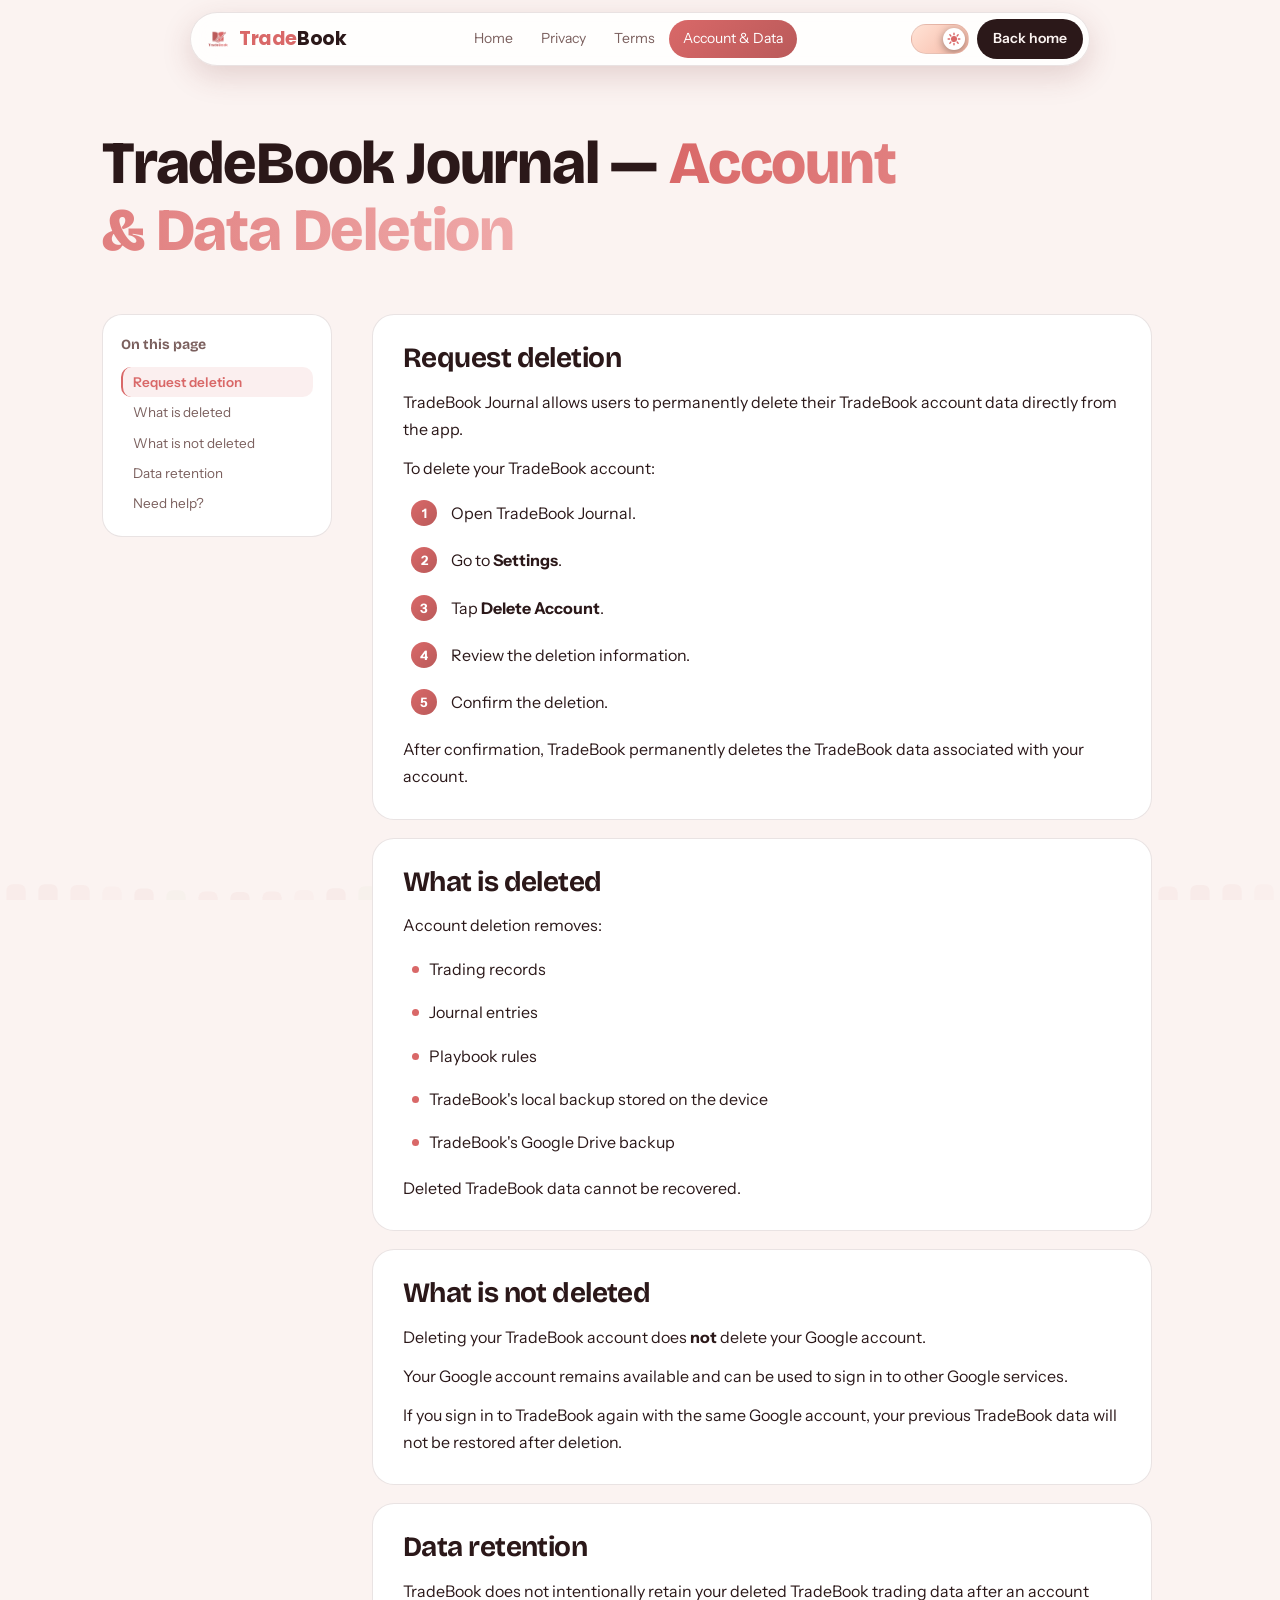
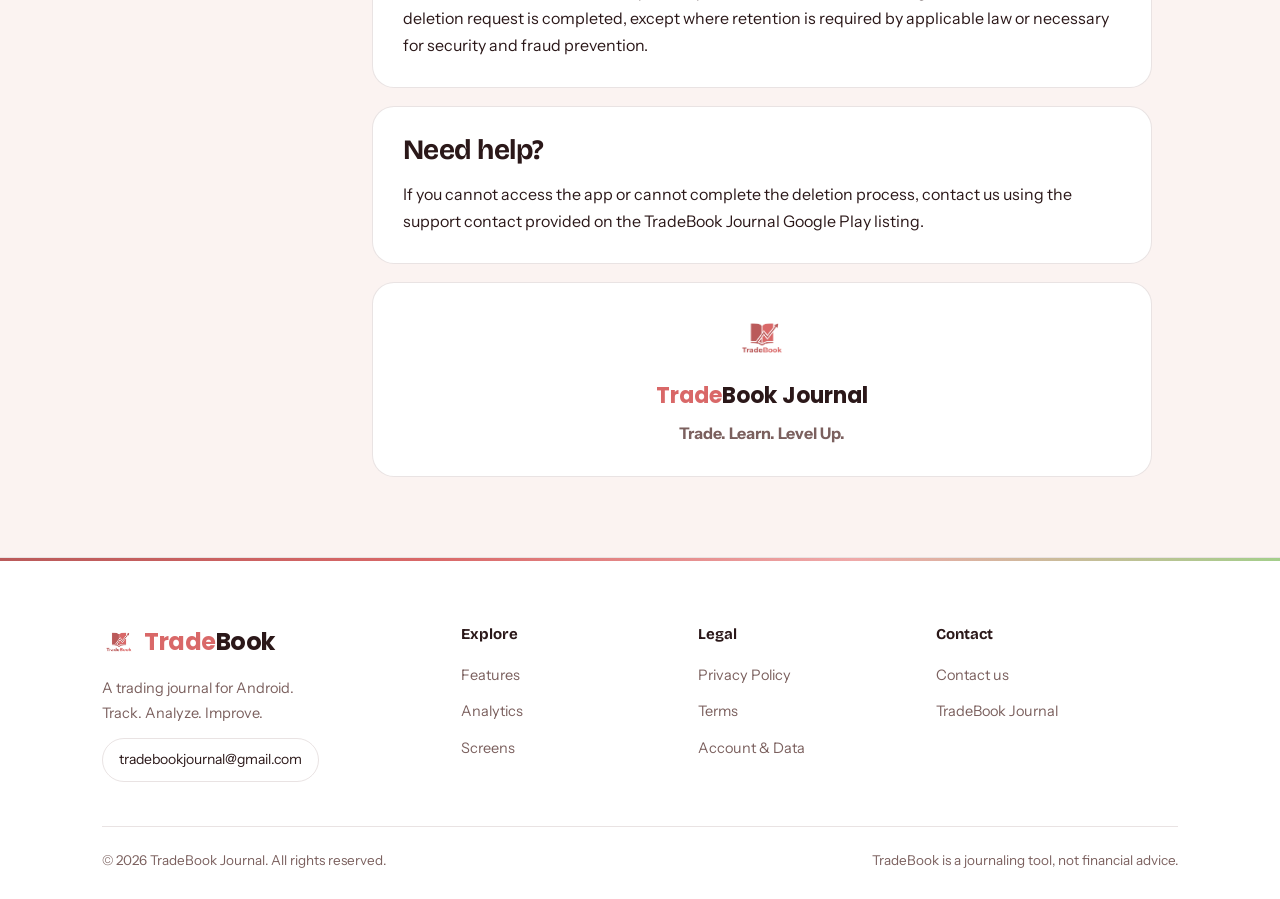
<file: tradebook/delete-account.html>
<!DOCTYPE html>
<html lang="en" data-theme="light">
<head>
<meta charset="UTF-8">
<meta name="viewport" content="width=device-width, initial-scale=1">
<title>Account &amp; Data Deletion – TradeBook Journal</title>
<meta name="description" content="How to permanently delete your TradeBook Journal account and data.">
<link rel="canonical" href="https://indiedev.co.in/tradebook/delete-account.html">
<link rel="icon" href="images/favicon.png">
<link rel="preconnect" href="https://fonts.googleapis.com">
<link rel="preconnect" href="https://fonts.gstatic.com" crossorigin>
<link href="https://fonts.googleapis.com/css2?family=Bricolage+Grotesque:wght@500;700;800&family=Instrument+Sans:wght@400;500;600&family=Poppins:wght@600;700&display=swap" rel="stylesheet">
<script>try{document.documentElement.dataset.theme=localStorage.getItem('tb-theme2')||'light'}catch(e){}</script>
<style>
:root{--coral:#D96868;--rose:#BA5A5A;--sage:#A4CE8B;--deep:#8F4343;--blush:#EFA9A9;
 --head:'Bricolage Grotesque',system-ui,sans-serif;--body:'Instrument Sans',system-ui,sans-serif;--brand:'Poppins','Bricolage Grotesque',sans-serif}
[data-theme=dark]{--bg:#150e0f;--surface:#211617;--line:rgba(255,255,255,.1);--text:#F8EBE8;--mute:#c2a9a6;--nav:rgba(30,18,20,.82);--sh:rgba(0,0,0,.45);--ba:1}
[data-theme=light]{--bg:#FBF3F1;--surface:#fff;--line:rgba(90,40,40,.13);--text:#2B1819;--mute:#7b605e;--nav:rgba(255,255,255,.85);--sh:rgba(120,50,50,.18);--ba:.65}
*{box-sizing:border-box;margin:0;padding:0}
html{scroll-behavior:smooth;scroll-padding-top:96px}
body{background:var(--bg);color:var(--text);font-family:var(--body);line-height:1.7;overflow-x:hidden;transition:background .5s,color .5s}
a{color:inherit;text-decoration:none}
button{font:inherit;color:inherit;cursor:pointer;border:0;background:none}
:focus-visible{outline:2px solid var(--coral);outline-offset:3px;border-radius:8px}
#bg{position:fixed;inset:0;z-index:-1;width:100%;height:100%}
.wrap{max-width:1120px;margin:0 auto;padding:0 22px}
h1,h2,h3{font-family:var(--head);line-height:1.12;letter-spacing:-.02em}

/* navbar */
nav{position:fixed;top:12px;left:50%;transform:translateX(-50%);z-index:50;width:min(900px,calc(100% - 24px));display:flex;align-items:center;justify-content:space-between;gap:10px;padding:6px 6px 6px 14px;border-radius:999px;background:var(--nav);backdrop-filter:blur(14px);-webkit-backdrop-filter:blur(14px);border:1px solid var(--line);box-shadow:0 10px 30px var(--sh);transition:background .5s}
.brand{display:flex;align-items:center;gap:8px}
.brand img{height:26px;width:auto;transition:transform .5s cubic-bezier(.3,1.6,.5,1)}
.brand:hover img{transform:rotate(-10deg) scale(1.12)}
.bn{font-family:var(--brand);font-weight:700;font-size:19px;letter-spacing:-.02em}
.bn b{color:var(--coral);font-weight:700}
.links{position:relative;display:flex}
.links a{position:relative;z-index:1;padding:7px 14px;font-size:14px;color:var(--mute);transition:color .25s}
.links a:hover,.links a.cur{color:#fff}
.links a.cur::before{content:"";position:absolute;inset:0;z-index:-1;border-radius:99px;background:linear-gradient(135deg,var(--coral),var(--rose))}
.pill{position:absolute;top:0;left:0;height:100%;border-radius:999px;background:linear-gradient(135deg,var(--coral),var(--rose));opacity:0;transition:all .35s cubic-bezier(.3,1.4,.5,1)}
.right{display:flex;align-items:center;gap:8px}
.nav-cta{background:var(--text);color:var(--bg);font-weight:600;font-size:14px;padding:8px 16px;border-radius:999px;transition:transform .25s,background .25s,color .25s}
.nav-cta:hover{background:var(--coral);color:#fff;transform:scale(1.05)}
.tg{position:relative;width:58px;height:30px;border-radius:99px;border:1px solid var(--line);background:linear-gradient(135deg,#2a1b2a,#3d2230);overflow:hidden;transition:background .6s,transform .25s}
.tg:hover{transform:scale(1.07)}
[data-theme=light] .tg{background:linear-gradient(135deg,#ffe3d6,#f7b9a6)}
.tg i{position:absolute;width:3px;height:3px;border-radius:50%;background:#fff;transition:opacity .4s,transform .6s}
.tg i:nth-child(1){left:12px;top:8px}.tg i:nth-child(2){left:22px;top:18px;width:2px;height:2px}.tg i:nth-child(3){left:30px;top:7px;width:2px;height:2px}
[data-theme=light] .tg i{opacity:0;transform:translateY(10px)}
.tg .kn{position:absolute;top:3px;left:3px;width:22px;height:22px;border-radius:50%;display:grid;place-items:center;background:#F8EBE8;color:#8F4343;box-shadow:0 2px 8px rgba(0,0,0,.4);transition:transform .55s cubic-bezier(.5,1.6,.4,1),background .5s}
[data-theme=light] .tg .kn{transform:translateX(28px) rotate(360deg);background:#fff;color:#D96868}
.kn svg{position:absolute;width:14px;height:14px;transition:opacity .35s,transform .55s}
.kn .sun{opacity:0;transform:scale(.3) rotate(-90deg)}
[data-theme=light] .kn .sun{opacity:1;transform:none}
[data-theme=light] .kn .moon{opacity:0;transform:scale(.3) rotate(90deg)}
@media(max-width:760px){.links{display:none}}

/* page header */
.dh{padding:130px 0 34px;max-width:820px}
.dh h1{font-size:clamp(34px,5.4vw,60px);font-weight:800;margin-bottom:16px}
.dh h1 span{background:linear-gradient(90deg,var(--coral),var(--blush));-webkit-background-clip:text;background-clip:text;color:transparent}
.upd{display:inline-flex;align-items:center;gap:8px;padding:7px 14px;border-radius:99px;background:var(--surface);border:1px solid var(--line);font-size:14px;color:var(--mute);font-weight:600}
.upd::before{content:"";width:8px;height:8px;border-radius:50%;background:var(--coral);animation:pu 2s infinite}
@keyframes pu{50%{box-shadow:0 0 0 6px rgba(217,104,104,.2)}}

/* layout */
.doc{display:grid;grid-template-columns:230px minmax(0,1fr);gap:40px;align-items:start;padding-bottom:80px}
@media(max-width:900px){.doc{grid-template-columns:1fr}.toc{display:none}}
.toc{position:sticky;top:96px;padding:18px;border-radius:20px;background:var(--surface);border:1px solid var(--line)}
.toc h4{font-family:var(--head);font-size:14px;margin-bottom:10px;color:var(--mute)}
.toc a{display:block;padding:6px 10px;border-radius:10px;font-size:13.5px;color:var(--mute);border-left:2px solid transparent;transition:all .25s;line-height:1.35}
.toc a:hover{color:var(--text);background:rgba(217,104,104,.08);transform:translateX(3px)}
.toc a.on{color:var(--coral);border-left-color:var(--coral);background:rgba(217,104,104,.1);font-weight:600}
.body{display:grid;gap:18px;max-width:780px}

/* content cards */
.card{position:relative;padding:28px 30px;border-radius:22px;background:var(--surface);border:1px solid var(--line);overflow:hidden;transition:border-color .3s,box-shadow .3s}
.card::before{content:"";position:absolute;left:0;top:0;bottom:0;width:4px;background:linear-gradient(180deg,var(--coral),var(--rose));transform:scaleY(0);transform-origin:top;transition:transform .5s cubic-bezier(.2,.8,.2,1)}
.card:hover{border-color:rgba(217,104,104,.5);box-shadow:0 18px 44px var(--sh)}
.card:hover::before{transform:scaleY(1)}
.card h2{font-size:clamp(22px,3vw,28px);margin-bottom:14px}
.card h3{font-size:19px;margin:20px 0 8px;color:var(--coral)}
.card p{margin-bottom:12px;color:var(--text)}
.card p:last-child{margin-bottom:0}
.card ul{list-style:none;display:grid;gap:6px;margin:4px 0 14px}
.card li{position:relative;padding:5px 12px 5px 26px;border-radius:10px;transition:background .25s,transform .25s}
.card li::before{content:"";position:absolute;left:9px;top:15px;width:7px;height:7px;border-radius:50%;background:var(--coral);transition:transform .25s}
.card li:hover{background:rgba(217,104,104,.08);transform:translateX(5px)}
.card li:hover::before{transform:scale(1.5)}
.card strong{font-weight:700}
.card ol{list-style:none;counter-reset:n;display:grid;gap:8px;margin:4px 0 14px}
.card ol li{counter-increment:n;padding:6px 12px 6px 48px;min-height:38px}
.card ol li::before{content:counter(n);left:8px;top:6px;width:26px;height:26px;border-radius:50%;background:linear-gradient(135deg,var(--coral),var(--rose));color:#fff;display:grid;place-items:center;font-size:13px;font-weight:700}
.card ol li:hover::before{transform:scale(1.2) rotate(-8deg)}
.path{display:inline-block;margin:2px 0 10px;padding:9px 18px;border-radius:12px;background:linear-gradient(135deg,var(--coral),var(--rose));color:#fff;font-weight:700;box-shadow:0 10px 24px rgba(217,104,104,.3);transition:transform .3s}
.path:hover{transform:translateY(-3px) rotate(-1deg)}
.end{text-align:center;display:grid;justify-items:center;gap:6px}
.end img{height:54px;margin-bottom:6px;transition:transform .5s cubic-bezier(.3,1.6,.5,1)}
.end:hover img{transform:rotate(-8deg) scale(1.1)}
.end .t{font-family:var(--brand);font-size:22px;font-weight:700}
.end .t b{color:var(--coral)}
.end .tag{font-weight:700;color:var(--mute)}

/* footer */
footer{position:relative;overflow:hidden;padding:64px 0 28px;background:var(--surface);border-top:1px solid var(--line);transition:background .5s}
footer::before{content:"";position:absolute;left:0;right:0;top:0;height:3px;background:linear-gradient(90deg,var(--rose),var(--coral),var(--blush),var(--sage))}
.fg{display:grid;grid-template-columns:1.6fr 1fr 1fr 1.2fr;gap:36px}
@media(max-width:800px){.fg{grid-template-columns:1fr 1fr}.fg>:first-child{grid-column:1/-1}}
.fg h4{font-family:var(--head);font-size:15px;margin-bottom:14px}
.fg ul{list-style:none;display:grid;gap:9px}
.fg li a,.fg p{color:var(--mute);font-size:14.5px;transition:color .25s,padding .25s}
.fg li a:hover{color:var(--coral);padding-left:6px}
.fg .brand{margin-bottom:14px}.fg .brand img{height:34px}.fg .bn{font-size:24px}
.mail{display:inline-block;margin-top:12px;padding:9px 16px;border-radius:99px;border:1px solid var(--line);font-size:14px;transition:all .3s}
.mail:hover{background:var(--coral);border-color:var(--coral);color:#fff;transform:translateY(-2px)}
.fb{margin-top:44px;padding-top:22px;border-top:1px solid var(--line);display:flex;justify-content:space-between;gap:12px;flex-wrap:wrap;color:var(--mute);font-size:13.5px}

/* reveal */
.rv{opacity:0;transform:translateY(40px) scale(.98);filter:blur(6px);transition:opacity .85s cubic-bezier(.2,.8,.2,1),transform .85s cubic-bezier(.2,.8,.2,1),filter .85s}
.rv.on{opacity:1;transform:none;filter:none}
.rv.on.done{transition:border-color .3s,box-shadow .3s}
@media(prefers-reduced-motion:reduce){*{animation:none!important;transition:none!important;scroll-behavior:auto}.rv{opacity:1;transform:none;filter:none}}
</style>
</head>
<body>
<canvas id="bg" aria-hidden="true"></canvas>

<nav>
  <a href="index.html" class="brand" aria-label="TradeBook home"><img src="images/logo-mark.png" alt=""><span class="bn"><b>Trade</b>Book</span></a>
  <div class="links"><span class="pill"></span><a href="index.html">Home</a><a href="privacy.html">Privacy</a><a href="terms.html">Terms</a><a href="delete-account.html" class="cur">Account &amp; Data</a></div>
  <div class="right">
    <button class="tg" id="tg" aria-label="Switch between light and dark mode"><i></i><i></i><i></i>
      <span class="kn">
        <svg class="moon" viewBox="0 0 24 24" fill="currentColor"><path d="M20 14.5A8.5 8.5 0 019.5 4a8.5 8.5 0 1010.5 10.5z"/></svg>
        <svg class="sun" viewBox="0 0 24 24" fill="none" stroke="currentColor" stroke-width="2.4" stroke-linecap="round"><circle cx="12" cy="12" r="4" fill="currentColor"/><path d="M12 2v2.5M12 19.5V22M2 12h2.5M19.5 12H22M4.9 4.9l1.8 1.8M17.3 17.3l1.8 1.8M4.9 19.1l1.8-1.8M17.3 6.7l1.8-1.8"/></svg>
      </span></button>
    <a class="nav-cta" href="index.html">Back home</a>
  </div>
</nav>

<div class="wrap">
  <header class="dh rv">
    <h1>TradeBook Journal — <span>Account &amp; Data Deletion</span></h1>
  </header>

  <div class="doc">
    <aside class="toc rv"><h4>On this page</h4><div id="toc"></div></aside>

    <main class="body" id="main">
      <section class="card rv">
        <h2>Request deletion</h2>
        <p>TradeBook Journal allows users to permanently delete their TradeBook account data directly from the app.</p>
        <p>To delete your TradeBook account:</p>
        <ol>
          <li>Open TradeBook Journal.</li>
          <li>Go to <strong>Settings</strong>.</li>
          <li>Tap <strong>Delete Account</strong>.</li>
          <li>Review the deletion information.</li>
          <li>Confirm the deletion.</li>
        </ol>
        <p>After confirmation, TradeBook permanently deletes the TradeBook data associated with your account.</p>
      </section>

      <section class="card rv">
        <h2>What is deleted</h2>
        <p>Account deletion removes:</p>
        <ul><li>Trading records</li><li>Journal entries</li><li>Playbook rules</li><li>TradeBook's local backup stored on the device</li><li>TradeBook's Google Drive backup</li></ul>
        <p>Deleted TradeBook data cannot be recovered.</p>
      </section>

      <section class="card rv">
        <h2>What is not deleted</h2>
        <p>Deleting your TradeBook account does <strong>not</strong> delete your Google account.</p>
        <p>Your Google account remains available and can be used to sign in to other Google services.</p>
        <p>If you sign in to TradeBook again with the same Google account, your previous TradeBook data will not be restored after deletion.</p>
      </section>

      <section class="card rv">
        <h2>Data retention</h2>
        <p>TradeBook does not intentionally retain your deleted TradeBook trading data after an account deletion request is completed, except where retention is required by applicable law or necessary for security and fraud prevention.</p>
      </section>

      <section class="card rv">
        <h2>Need help?</h2>
        <p>If you cannot access the app or cannot complete the deletion process, contact us using the support contact provided on the TradeBook Journal Google Play listing.</p>
      </section>

      <div class="card end rv">
        <img src="images/logo-mark.png" alt="">
        <div class="t"><b>Trade</b>Book Journal</div>
        <div class="tag">Trade. Learn. Level Up.</div>
      </div>
    </main>
  </div>
</div>

<footer>
  <div class="wrap">
    <div class="fg">
      <div>
        <a class="brand" href="https://indiedev.co.in/tradebook/"><img src="images/logo-mark.png" alt=""><span class="bn"><b>Trade</b>Book</span></a>
        <p>A trading journal for Android.<br>Track. Analyze. Improve.</p>
        <a class="mail" href="mailto:tradebookjournal@gmail.com">tradebookjournal@gmail.com</a>
      </div>
      <div><h4>Explore</h4><ul><li><a href="index.html#features">Features</a></li><li><a href="index.html#analytics">Analytics</a></li><li><a href="index.html#screens">Screens</a></li></ul></div>
      <div><h4>Legal</h4><ul>
        <li><a href="https://indiedev.co.in/tradebook/privacy.html">Privacy Policy</a></li>
        <li><a href="https://indiedev.co.in/tradebook/terms.html">Terms</a></li>
        <li><a href="https://indiedev.co.in/tradebook/delete-account.html">Account &amp; Data</a></li></ul></div>
      <div><h4>Contact</h4><ul><li><a href="mailto:tradebookjournal@gmail.com">Contact us</a></li><li><a href="https://indiedev.co.in/tradebook/">TradeBook Journal</a></li></ul></div>
    </div>
    <div class="fb"><span>&copy; <span id="yr"></span> TradeBook Journal. All rights reserved.</span><span>TradeBook is a journaling tool, not financial advice.</span></div>
  </div>
</footer>

<script>
const $=(s,r=document)=>r.querySelector(s),$$=(s,r=document)=>[...r.querySelectorAll(s)];
$('#yr').textContent=new Date().getFullYear();
const root=document.documentElement;
$('#tg').onclick=()=>{const n=root.dataset.theme==='dark'?'light':'dark';root.dataset.theme=n;try{localStorage.setItem('tb-theme2',n)}catch(e){}};

/* nav pill */
const lk=$('.links'),pill=$('.pill',lk);
$$('a',lk).forEach(a=>a.addEventListener('pointerenter',()=>{pill.style.opacity=1;pill.style.left=a.offsetLeft+'px';pill.style.width=a.offsetWidth+'px'}));
lk.addEventListener('pointerleave',()=>pill.style.opacity=0);

/* table of contents built from the headings, with scroll highlight */
const secs=$$('section.card');
secs.forEach((s,i)=>s.id='s'+(i+1));
$('#toc').innerHTML=secs.map(s=>`<a href="#${s.id}">${$('h2',s).textContent}</a>`).join('');
const tl=$$('#toc a');
const spy=new IntersectionObserver(es=>es.forEach(e=>{if(e.isIntersecting){tl.forEach(a=>a.classList.toggle('on',a.getAttribute('href')==='#'+e.target.id))}}),{rootMargin:'-20% 0px -65% 0px'});
secs.forEach(s=>spy.observe(s));

/* scroll reveal */
const io=new IntersectionObserver(es=>es.forEach(e=>{if(!e.isIntersecting)return;const t=e.target;t.classList.add('on');setTimeout(()=>t.classList.add('done'),1200);io.unobserve(t)}),{threshold:.08,rootMargin:'0px 0px -30px 0px'});
$$('.rv').forEach(n=>io.observe(n));

/* background bars that rise toward the cursor (faint; content cards are solid) */
const cv=$('#bg'),x=cv.getContext('2d');let W,H,mx=-999,act=0,tg=0,t=0;
const N=40,hs=Array(N).fill(0),still=matchMedia('(prefers-reduced-motion:reduce)').matches,bc=['#D96868','#BA5A5A','#D96868','#EFA9A9','#BA5A5A','#A4CE8B'];
function rs(){const d=devicePixelRatio||1;W=innerWidth;H=innerHeight;cv.width=W*d;cv.height=H*d;x.setTransform(d,0,0,d,0,0)}
addEventListener('resize',rs);rs();
addEventListener('pointermove',e=>{mx=e.clientX;tg=1});
document.addEventListener('pointerleave',()=>tg=0);
(function draw(){
  const k=+getComputedStyle(root).getPropertyValue('--ba')||1;
  t+=.012;act+=(tg-act)*.05;x.clearRect(0,0,W,H);const bw=W/N;
  for(let i=0;i<N;i++){
    const cx=(i+.5)*bw,p=Math.max(0,1-Math.abs(cx-mx)/260)**2*act;
    hs[i]+=(8+(Math.sin(t*1.5+i*.5)+1)*4+p*H*.24*(.6+.4*Math.sin(i*2.1))-hs[i])*.09;
    x.globalAlpha=(.07+p*.3)*k;x.fillStyle=bc[i%6];x.beginPath();x.roundRect(i*bw+bw*.2,H-hs[i],bw*.6,hs[i],[6,6,0,0]);x.fill();
  }
  x.globalAlpha=1;if(!still)requestAnimationFrame(draw);
})();
</script>
</body>
</html>
</file>
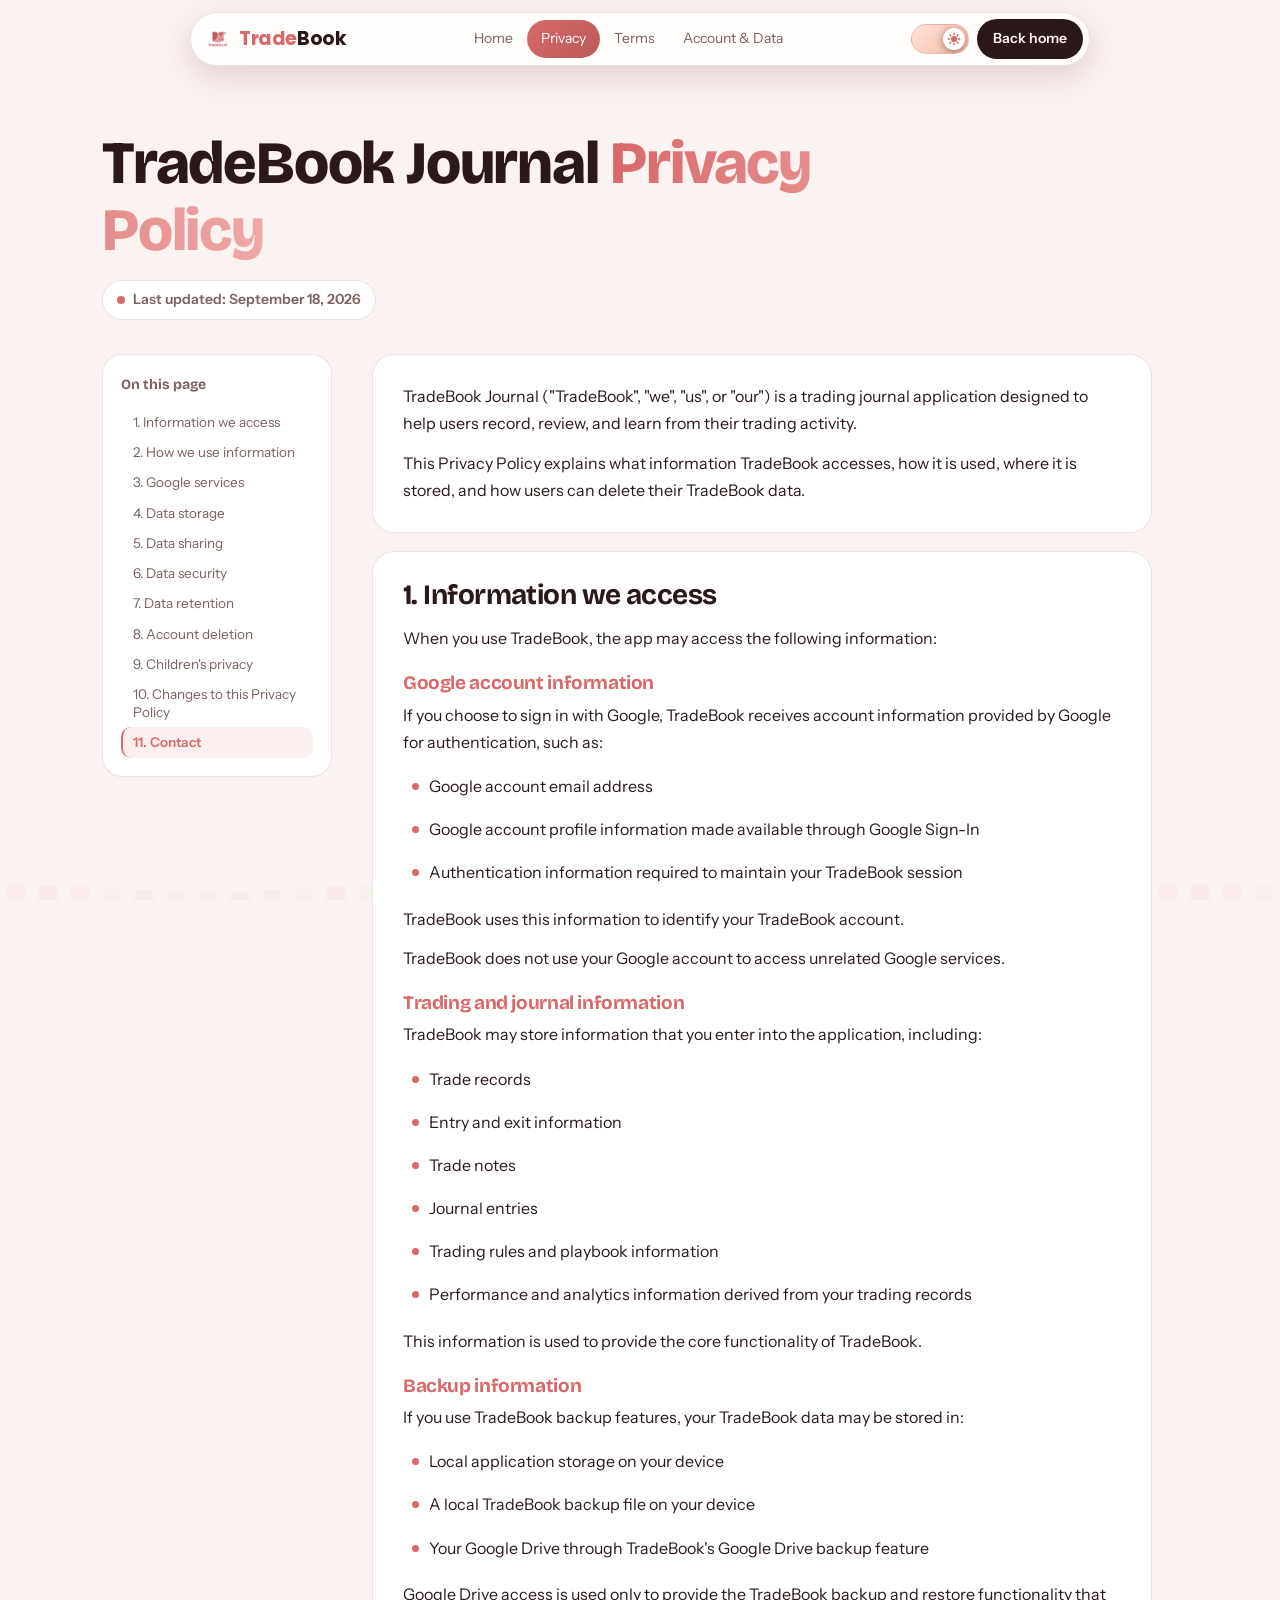
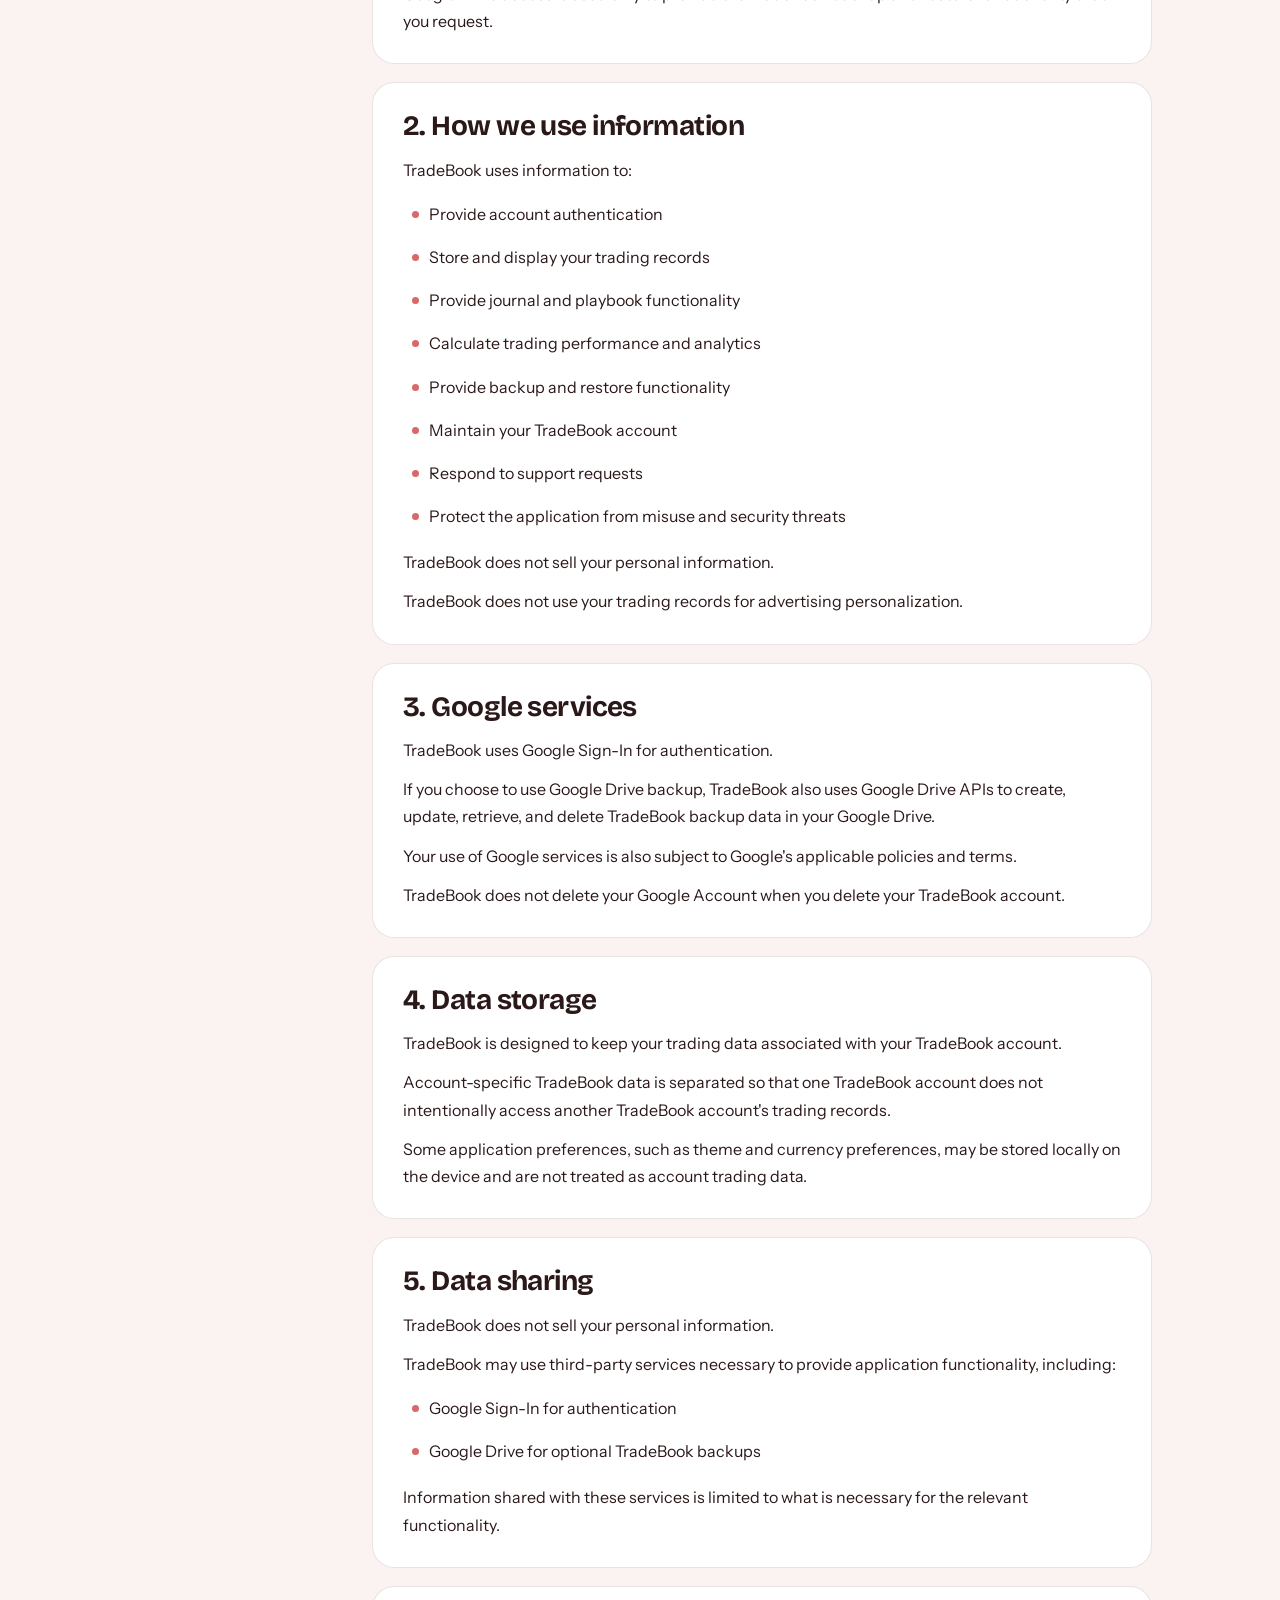
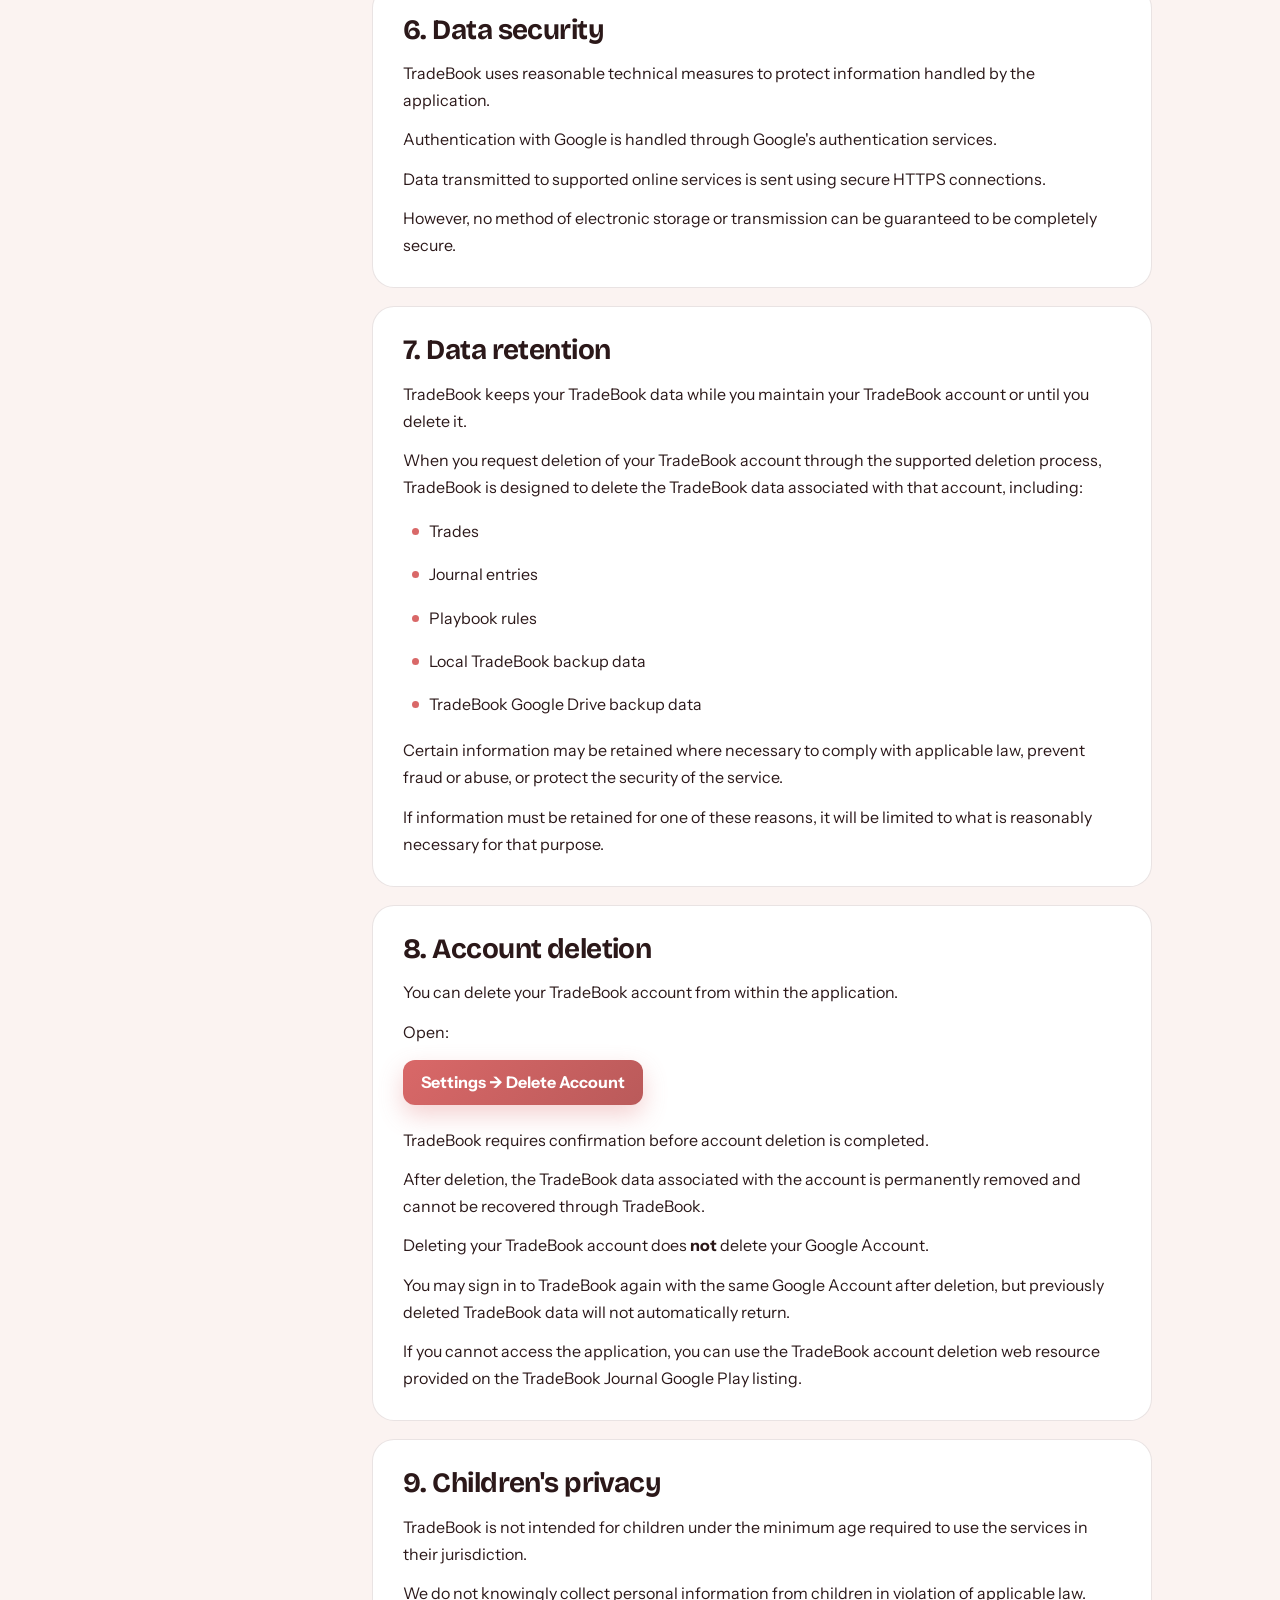
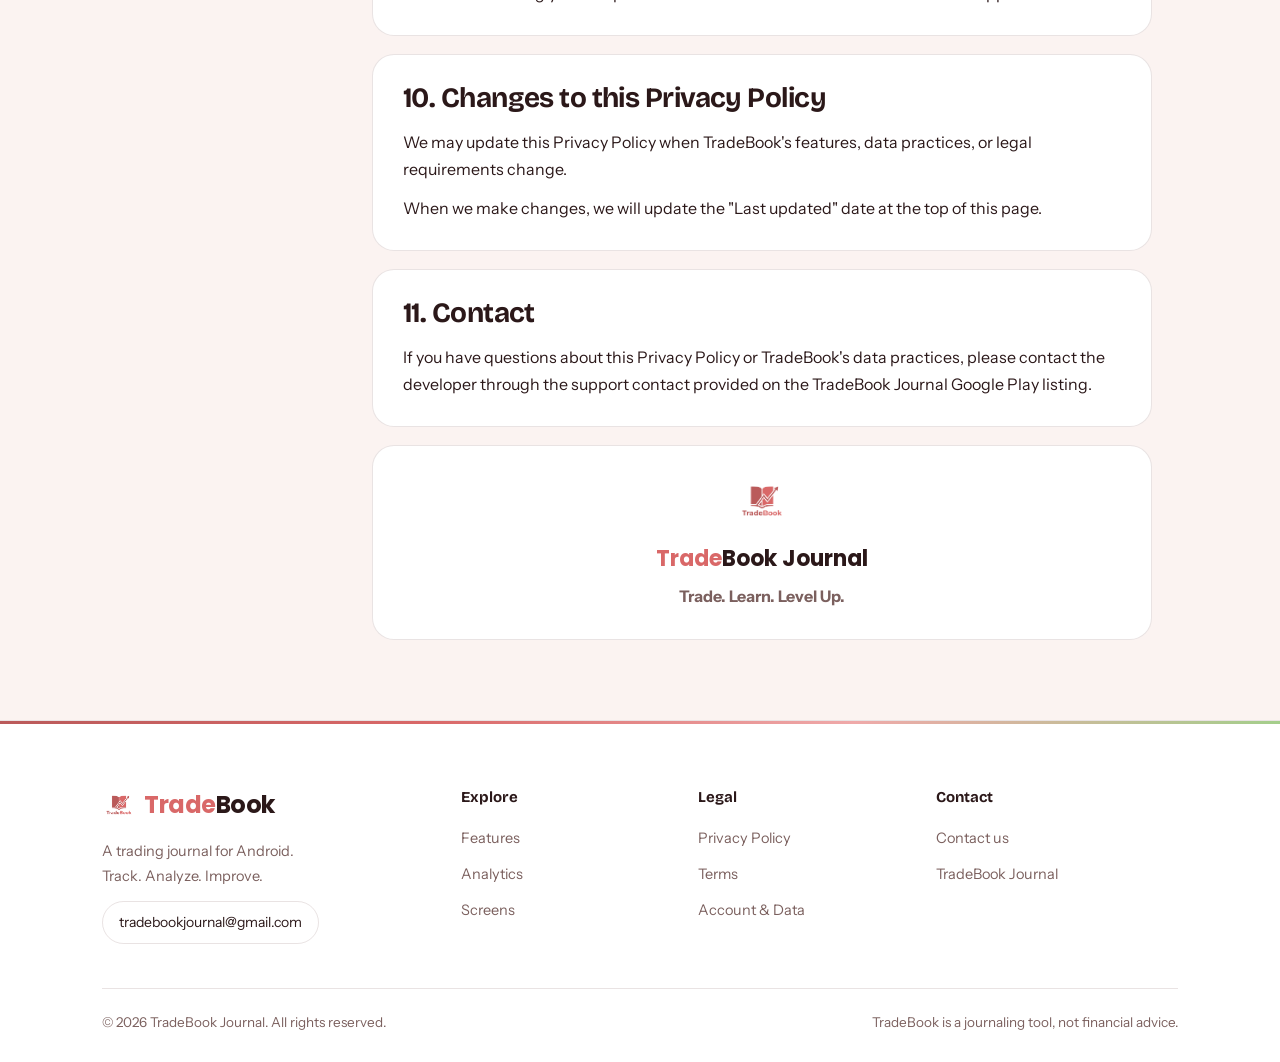
<file: tradebook/privacy.html>
<!DOCTYPE html>
<html lang="en" data-theme="light">
<head>
<meta charset="UTF-8">
<meta name="viewport" content="width=device-width, initial-scale=1">
<title>Privacy Policy – TradeBook Journal</title>
<meta name="description" content="TradeBook Journal Privacy Policy. Last updated September 18, 2026.">
<link rel="canonical" href="https://indiedev.co.in/tradebook/privacy.html">
<link rel="icon" href="images/favicon.png">
<link rel="preconnect" href="https://fonts.googleapis.com">
<link rel="preconnect" href="https://fonts.gstatic.com" crossorigin>
<link href="https://fonts.googleapis.com/css2?family=Bricolage+Grotesque:wght@500;700;800&family=Instrument+Sans:wght@400;500;600&family=Poppins:wght@600;700&display=swap" rel="stylesheet">
<script>try{document.documentElement.dataset.theme=localStorage.getItem('tb-theme2')||'light'}catch(e){}</script>
<style>
:root{--coral:#D96868;--rose:#BA5A5A;--sage:#A4CE8B;--deep:#8F4343;--blush:#EFA9A9;
 --head:'Bricolage Grotesque',system-ui,sans-serif;--body:'Instrument Sans',system-ui,sans-serif;--brand:'Poppins','Bricolage Grotesque',sans-serif}
[data-theme=dark]{--bg:#150e0f;--surface:#211617;--line:rgba(255,255,255,.1);--text:#F8EBE8;--mute:#c2a9a6;--nav:rgba(30,18,20,.82);--sh:rgba(0,0,0,.45);--ba:1}
[data-theme=light]{--bg:#FBF3F1;--surface:#fff;--line:rgba(90,40,40,.13);--text:#2B1819;--mute:#7b605e;--nav:rgba(255,255,255,.85);--sh:rgba(120,50,50,.18);--ba:.65}
*{box-sizing:border-box;margin:0;padding:0}
html{scroll-behavior:smooth;scroll-padding-top:96px}
body{background:var(--bg);color:var(--text);font-family:var(--body);line-height:1.7;overflow-x:hidden;transition:background .5s,color .5s}
a{color:inherit;text-decoration:none}
button{font:inherit;color:inherit;cursor:pointer;border:0;background:none}
:focus-visible{outline:2px solid var(--coral);outline-offset:3px;border-radius:8px}
#bg{position:fixed;inset:0;z-index:-1;width:100%;height:100%}
.wrap{max-width:1120px;margin:0 auto;padding:0 22px}
h1,h2,h3{font-family:var(--head);line-height:1.12;letter-spacing:-.02em}

/* navbar */
nav{position:fixed;top:12px;left:50%;transform:translateX(-50%);z-index:50;width:min(900px,calc(100% - 24px));display:flex;align-items:center;justify-content:space-between;gap:10px;padding:6px 6px 6px 14px;border-radius:999px;background:var(--nav);backdrop-filter:blur(14px);-webkit-backdrop-filter:blur(14px);border:1px solid var(--line);box-shadow:0 10px 30px var(--sh);transition:background .5s}
.brand{display:flex;align-items:center;gap:8px}
.brand img{height:26px;width:auto;transition:transform .5s cubic-bezier(.3,1.6,.5,1)}
.brand:hover img{transform:rotate(-10deg) scale(1.12)}
.bn{font-family:var(--brand);font-weight:700;font-size:19px;letter-spacing:-.02em}
.bn b{color:var(--coral);font-weight:700}
.links{position:relative;display:flex}
.links a{position:relative;z-index:1;padding:7px 14px;font-size:14px;color:var(--mute);transition:color .25s}
.links a:hover,.links a.cur{color:#fff}
.links a.cur::before{content:"";position:absolute;inset:0;z-index:-1;border-radius:99px;background:linear-gradient(135deg,var(--coral),var(--rose))}
.pill{position:absolute;top:0;left:0;height:100%;border-radius:999px;background:linear-gradient(135deg,var(--coral),var(--rose));opacity:0;transition:all .35s cubic-bezier(.3,1.4,.5,1)}
.right{display:flex;align-items:center;gap:8px}
.nav-cta{background:var(--text);color:var(--bg);font-weight:600;font-size:14px;padding:8px 16px;border-radius:999px;transition:transform .25s,background .25s,color .25s}
.nav-cta:hover{background:var(--coral);color:#fff;transform:scale(1.05)}
.tg{position:relative;width:58px;height:30px;border-radius:99px;border:1px solid var(--line);background:linear-gradient(135deg,#2a1b2a,#3d2230);overflow:hidden;transition:background .6s,transform .25s}
.tg:hover{transform:scale(1.07)}
[data-theme=light] .tg{background:linear-gradient(135deg,#ffe3d6,#f7b9a6)}
.tg i{position:absolute;width:3px;height:3px;border-radius:50%;background:#fff;transition:opacity .4s,transform .6s}
.tg i:nth-child(1){left:12px;top:8px}.tg i:nth-child(2){left:22px;top:18px;width:2px;height:2px}.tg i:nth-child(3){left:30px;top:7px;width:2px;height:2px}
[data-theme=light] .tg i{opacity:0;transform:translateY(10px)}
.tg .kn{position:absolute;top:3px;left:3px;width:22px;height:22px;border-radius:50%;display:grid;place-items:center;background:#F8EBE8;color:#8F4343;box-shadow:0 2px 8px rgba(0,0,0,.4);transition:transform .55s cubic-bezier(.5,1.6,.4,1),background .5s}
[data-theme=light] .tg .kn{transform:translateX(28px) rotate(360deg);background:#fff;color:#D96868}
.kn svg{position:absolute;width:14px;height:14px;transition:opacity .35s,transform .55s}
.kn .sun{opacity:0;transform:scale(.3) rotate(-90deg)}
[data-theme=light] .kn .sun{opacity:1;transform:none}
[data-theme=light] .kn .moon{opacity:0;transform:scale(.3) rotate(90deg)}
@media(max-width:760px){.links{display:none}}

/* page header */
.dh{padding:130px 0 34px;max-width:820px}
.dh h1{font-size:clamp(34px,5.4vw,60px);font-weight:800;margin-bottom:16px}
.dh h1 span{background:linear-gradient(90deg,var(--coral),var(--blush));-webkit-background-clip:text;background-clip:text;color:transparent}
.upd{display:inline-flex;align-items:center;gap:8px;padding:7px 14px;border-radius:99px;background:var(--surface);border:1px solid var(--line);font-size:14px;color:var(--mute);font-weight:600}
.upd::before{content:"";width:8px;height:8px;border-radius:50%;background:var(--coral);animation:pu 2s infinite}
@keyframes pu{50%{box-shadow:0 0 0 6px rgba(217,104,104,.2)}}

/* layout */
.doc{display:grid;grid-template-columns:230px minmax(0,1fr);gap:40px;align-items:start;padding-bottom:80px}
@media(max-width:900px){.doc{grid-template-columns:1fr}.toc{display:none}}
.toc{position:sticky;top:96px;padding:18px;border-radius:20px;background:var(--surface);border:1px solid var(--line)}
.toc h4{font-family:var(--head);font-size:14px;margin-bottom:10px;color:var(--mute)}
.toc a{display:block;padding:6px 10px;border-radius:10px;font-size:13.5px;color:var(--mute);border-left:2px solid transparent;transition:all .25s;line-height:1.35}
.toc a:hover{color:var(--text);background:rgba(217,104,104,.08);transform:translateX(3px)}
.toc a.on{color:var(--coral);border-left-color:var(--coral);background:rgba(217,104,104,.1);font-weight:600}
.body{display:grid;gap:18px;max-width:780px}

/* content cards */
.card{position:relative;padding:28px 30px;border-radius:22px;background:var(--surface);border:1px solid var(--line);overflow:hidden;transition:border-color .3s,box-shadow .3s}
.card::before{content:"";position:absolute;left:0;top:0;bottom:0;width:4px;background:linear-gradient(180deg,var(--coral),var(--rose));transform:scaleY(0);transform-origin:top;transition:transform .5s cubic-bezier(.2,.8,.2,1)}
.card:hover{border-color:rgba(217,104,104,.5);box-shadow:0 18px 44px var(--sh)}
.card:hover::before{transform:scaleY(1)}
.card h2{font-size:clamp(22px,3vw,28px);margin-bottom:14px}
.card h3{font-size:19px;margin:20px 0 8px;color:var(--coral)}
.card p{margin-bottom:12px;color:var(--text)}
.card p:last-child{margin-bottom:0}
.card ul{list-style:none;display:grid;gap:6px;margin:4px 0 14px}
.card li{position:relative;padding:5px 12px 5px 26px;border-radius:10px;transition:background .25s,transform .25s}
.card li::before{content:"";position:absolute;left:9px;top:15px;width:7px;height:7px;border-radius:50%;background:var(--coral);transition:transform .25s}
.card li:hover{background:rgba(217,104,104,.08);transform:translateX(5px)}
.card li:hover::before{transform:scale(1.5)}
.card strong{font-weight:700}
.path{display:inline-block;margin:2px 0 10px;padding:9px 18px;border-radius:12px;background:linear-gradient(135deg,var(--coral),var(--rose));color:#fff;font-weight:700;box-shadow:0 10px 24px rgba(217,104,104,.3);transition:transform .3s}
.path:hover{transform:translateY(-3px) rotate(-1deg)}
.end{text-align:center;display:grid;justify-items:center;gap:6px}
.end img{height:54px;margin-bottom:6px;transition:transform .5s cubic-bezier(.3,1.6,.5,1)}
.end:hover img{transform:rotate(-8deg) scale(1.1)}
.end .t{font-family:var(--brand);font-size:22px;font-weight:700}
.end .t b{color:var(--coral)}
.end .tag{font-weight:700;color:var(--mute)}

/* footer */
footer{position:relative;overflow:hidden;padding:64px 0 28px;background:var(--surface);border-top:1px solid var(--line);transition:background .5s}
footer::before{content:"";position:absolute;left:0;right:0;top:0;height:3px;background:linear-gradient(90deg,var(--rose),var(--coral),var(--blush),var(--sage))}
.fg{display:grid;grid-template-columns:1.6fr 1fr 1fr 1.2fr;gap:36px}
@media(max-width:800px){.fg{grid-template-columns:1fr 1fr}.fg>:first-child{grid-column:1/-1}}
.fg h4{font-family:var(--head);font-size:15px;margin-bottom:14px}
.fg ul{list-style:none;display:grid;gap:9px}
.fg li a,.fg p{color:var(--mute);font-size:14.5px;transition:color .25s,padding .25s}
.fg li a:hover{color:var(--coral);padding-left:6px}
.fg .brand{margin-bottom:14px}.fg .brand img{height:34px}.fg .bn{font-size:24px}
.mail{display:inline-block;margin-top:12px;padding:9px 16px;border-radius:99px;border:1px solid var(--line);font-size:14px;transition:all .3s}
.mail:hover{background:var(--coral);border-color:var(--coral);color:#fff;transform:translateY(-2px)}
.fb{margin-top:44px;padding-top:22px;border-top:1px solid var(--line);display:flex;justify-content:space-between;gap:12px;flex-wrap:wrap;color:var(--mute);font-size:13.5px}

/* reveal */
.rv{opacity:0;transform:translateY(40px) scale(.98);filter:blur(6px);transition:opacity .85s cubic-bezier(.2,.8,.2,1),transform .85s cubic-bezier(.2,.8,.2,1),filter .85s}
.rv.on{opacity:1;transform:none;filter:none}
.rv.on.done{transition:border-color .3s,box-shadow .3s}
@media(prefers-reduced-motion:reduce){*{animation:none!important;transition:none!important;scroll-behavior:auto}.rv{opacity:1;transform:none;filter:none}}
</style>
</head>
<body>
<canvas id="bg" aria-hidden="true"></canvas>

<nav>
  <a href="index.html" class="brand" aria-label="TradeBook home"><img src="images/logo-mark.png" alt=""><span class="bn"><b>Trade</b>Book</span></a>
  <div class="links"><span class="pill"></span><a href="index.html">Home</a><a href="privacy.html" class="cur">Privacy</a><a href="terms.html">Terms</a><a href="delete-account.html">Account &amp; Data</a></div>
  <div class="right">
    <button class="tg" id="tg" aria-label="Switch between light and dark mode"><i></i><i></i><i></i>
      <span class="kn">
        <svg class="moon" viewBox="0 0 24 24" fill="currentColor"><path d="M20 14.5A8.5 8.5 0 019.5 4a8.5 8.5 0 1010.5 10.5z"/></svg>
        <svg class="sun" viewBox="0 0 24 24" fill="none" stroke="currentColor" stroke-width="2.4" stroke-linecap="round"><circle cx="12" cy="12" r="4" fill="currentColor"/><path d="M12 2v2.5M12 19.5V22M2 12h2.5M19.5 12H22M4.9 4.9l1.8 1.8M17.3 17.3l1.8 1.8M4.9 19.1l1.8-1.8M17.3 6.7l1.8-1.8"/></svg>
      </span></button>
    <a class="nav-cta" href="index.html">Back home</a>
  </div>
</nav>

<div class="wrap">
  <header class="dh rv">
    <h1>TradeBook Journal <span>Privacy Policy</span></h1>
    <div class="upd">Last updated: September 18, 2026</div>
  </header>

  <div class="doc">
    <aside class="toc rv"><h4>On this page</h4><div id="toc"></div></aside>

    <main class="body" id="main">
      <div class="card rv">
        <p>TradeBook Journal ("TradeBook", "we", "us", or "our") is a trading journal application designed to help users record, review, and learn from their trading activity.</p>
        <p>This Privacy Policy explains what information TradeBook accesses, how it is used, where it is stored, and how users can delete their TradeBook data.</p>
      </div>

      <section class="card rv">
        <h2>1. Information we access</h2>
        <p>When you use TradeBook, the app may access the following information:</p>
        <h3>Google account information</h3>
        <p>If you choose to sign in with Google, TradeBook receives account information provided by Google for authentication, such as:</p>
        <ul><li>Google account email address</li><li>Google account profile information made available through Google Sign-In</li><li>Authentication information required to maintain your TradeBook session</li></ul>
        <p>TradeBook uses this information to identify your TradeBook account.</p>
        <p>TradeBook does not use your Google account to access unrelated Google services.</p>
        <h3>Trading and journal information</h3>
        <p>TradeBook may store information that you enter into the application, including:</p>
        <ul><li>Trade records</li><li>Entry and exit information</li><li>Trade notes</li><li>Journal entries</li><li>Trading rules and playbook information</li><li>Performance and analytics information derived from your trading records</li></ul>
        <p>This information is used to provide the core functionality of TradeBook.</p>
        <h3>Backup information</h3>
        <p>If you use TradeBook backup features, your TradeBook data may be stored in:</p>
        <ul><li>Local application storage on your device</li><li>A local TradeBook backup file on your device</li><li>Your Google Drive through TradeBook's Google Drive backup feature</li></ul>
        <p>Google Drive access is used only to provide the TradeBook backup and restore functionality that you request.</p>
      </section>

      <section class="card rv">
        <h2>2. How we use information</h2>
        <p>TradeBook uses information to:</p>
        <ul><li>Provide account authentication</li><li>Store and display your trading records</li><li>Provide journal and playbook functionality</li><li>Calculate trading performance and analytics</li><li>Provide backup and restore functionality</li><li>Maintain your TradeBook account</li><li>Respond to support requests</li><li>Protect the application from misuse and security threats</li></ul>
        <p>TradeBook does not sell your personal information.</p>
        <p>TradeBook does not use your trading records for advertising personalization.</p>
      </section>

      <section class="card rv">
        <h2>3. Google services</h2>
        <p>TradeBook uses Google Sign-In for authentication.</p>
        <p>If you choose to use Google Drive backup, TradeBook also uses Google Drive APIs to create, update, retrieve, and delete TradeBook backup data in your Google Drive.</p>
        <p>Your use of Google services is also subject to Google's applicable policies and terms.</p>
        <p>TradeBook does not delete your Google Account when you delete your TradeBook account.</p>
      </section>

      <section class="card rv">
        <h2>4. Data storage</h2>
        <p>TradeBook is designed to keep your trading data associated with your TradeBook account.</p>
        <p>Account-specific TradeBook data is separated so that one TradeBook account does not intentionally access another TradeBook account's trading records.</p>
        <p>Some application preferences, such as theme and currency preferences, may be stored locally on the device and are not treated as account trading data.</p>
      </section>

      <section class="card rv">
        <h2>5. Data sharing</h2>
        <p>TradeBook does not sell your personal information.</p>
        <p>TradeBook may use third-party services necessary to provide application functionality, including:</p>
        <ul><li>Google Sign-In for authentication</li><li>Google Drive for optional TradeBook backups</li></ul>
        <p>Information shared with these services is limited to what is necessary for the relevant functionality.</p>
      </section>

      <section class="card rv">
        <h2>6. Data security</h2>
        <p>TradeBook uses reasonable technical measures to protect information handled by the application.</p>
        <p>Authentication with Google is handled through Google's authentication services.</p>
        <p>Data transmitted to supported online services is sent using secure HTTPS connections.</p>
        <p>However, no method of electronic storage or transmission can be guaranteed to be completely secure.</p>
      </section>

      <section class="card rv">
        <h2>7. Data retention</h2>
        <p>TradeBook keeps your TradeBook data while you maintain your TradeBook account or until you delete it.</p>
        <p>When you request deletion of your TradeBook account through the supported deletion process, TradeBook is designed to delete the TradeBook data associated with that account, including:</p>
        <ul><li>Trades</li><li>Journal entries</li><li>Playbook rules</li><li>Local TradeBook backup data</li><li>TradeBook Google Drive backup data</li></ul>
        <p>Certain information may be retained where necessary to comply with applicable law, prevent fraud or abuse, or protect the security of the service.</p>
        <p>If information must be retained for one of these reasons, it will be limited to what is reasonably necessary for that purpose.</p>
      </section>

      <section class="card rv">
        <h2>8. Account deletion</h2>
        <p>You can delete your TradeBook account from within the application.</p>
        <p>Open:</p>
        <p><span class="path">Settings → Delete Account</span></p>
        <p>TradeBook requires confirmation before account deletion is completed.</p>
        <p>After deletion, the TradeBook data associated with the account is permanently removed and cannot be recovered through TradeBook.</p>
        <p>Deleting your TradeBook account does <strong>not</strong> delete your Google Account.</p>
        <p>You may sign in to TradeBook again with the same Google Account after deletion, but previously deleted TradeBook data will not automatically return.</p>
        <p>If you cannot access the application, you can use the TradeBook account deletion web resource provided on the TradeBook Journal Google Play listing.</p>
      </section>

      <section class="card rv">
        <h2>9. Children's privacy</h2>
        <p>TradeBook is not intended for children under the minimum age required to use the services in their jurisdiction.</p>
        <p>We do not knowingly collect personal information from children in violation of applicable law.</p>
      </section>

      <section class="card rv">
        <h2>10. Changes to this Privacy Policy</h2>
        <p>We may update this Privacy Policy when TradeBook's features, data practices, or legal requirements change.</p>
        <p>When we make changes, we will update the "Last updated" date at the top of this page.</p>
      </section>

      <section class="card rv">
        <h2>11. Contact</h2>
        <p>If you have questions about this Privacy Policy or TradeBook's data practices, please contact the developer through the support contact provided on the TradeBook Journal Google Play listing.</p>
      </section>

      <div class="card end rv">
        <img src="images/logo-mark.png" alt="">
        <div class="t"><b>Trade</b>Book Journal</div>
        <div class="tag">Trade. Learn. Level Up.</div>
      </div>
    </main>
  </div>
</div>

<footer>
  <div class="wrap">
    <div class="fg">
      <div>
        <a class="brand" href="https://indiedev.co.in/tradebook/"><img src="images/logo-mark.png" alt=""><span class="bn"><b>Trade</b>Book</span></a>
        <p>A trading journal for Android.<br>Track. Analyze. Improve.</p>
        <a class="mail" href="mailto:tradebookjournal@gmail.com">tradebookjournal@gmail.com</a>
      </div>
      <div><h4>Explore</h4><ul><li><a href="index.html#features">Features</a></li><li><a href="index.html#analytics">Analytics</a></li><li><a href="index.html#screens">Screens</a></li></ul></div>
      <div><h4>Legal</h4><ul>
        <li><a href="https://indiedev.co.in/tradebook/privacy.html">Privacy Policy</a></li>
        <li><a href="https://indiedev.co.in/tradebook/terms.html">Terms</a></li>
        <li><a href="https://indiedev.co.in/tradebook/delete-account.html">Account &amp; Data</a></li></ul></div>
      <div><h4>Contact</h4><ul><li><a href="mailto:tradebookjournal@gmail.com">Contact us</a></li><li><a href="https://indiedev.co.in/tradebook/">TradeBook Journal</a></li></ul></div>
    </div>
    <div class="fb"><span>&copy; <span id="yr"></span> TradeBook Journal. All rights reserved.</span><span>TradeBook is a journaling tool, not financial advice.</span></div>
  </div>
</footer>

<script>
const $=(s,r=document)=>r.querySelector(s),$$=(s,r=document)=>[...r.querySelectorAll(s)];
$('#yr').textContent=new Date().getFullYear();
const root=document.documentElement;
$('#tg').onclick=()=>{const n=root.dataset.theme==='dark'?'light':'dark';root.dataset.theme=n;try{localStorage.setItem('tb-theme2',n)}catch(e){}};

/* nav pill */
const lk=$('.links'),pill=$('.pill',lk);
$$('a',lk).forEach(a=>a.addEventListener('pointerenter',()=>{pill.style.opacity=1;pill.style.left=a.offsetLeft+'px';pill.style.width=a.offsetWidth+'px'}));
lk.addEventListener('pointerleave',()=>pill.style.opacity=0);

/* table of contents built from the headings, with scroll highlight */
const secs=$$('section.card');
secs.forEach((s,i)=>s.id='s'+(i+1));
$('#toc').innerHTML=secs.map(s=>`<a href="#${s.id}">${$('h2',s).textContent}</a>`).join('');
const tl=$$('#toc a');
const spy=new IntersectionObserver(es=>es.forEach(e=>{if(e.isIntersecting){tl.forEach(a=>a.classList.toggle('on',a.getAttribute('href')==='#'+e.target.id))}}),{rootMargin:'-20% 0px -65% 0px'});
secs.forEach(s=>spy.observe(s));

/* scroll reveal */
const io=new IntersectionObserver(es=>es.forEach(e=>{if(!e.isIntersecting)return;const t=e.target;t.classList.add('on');setTimeout(()=>t.classList.add('done'),1200);io.unobserve(t)}),{threshold:.08,rootMargin:'0px 0px -30px 0px'});
$$('.rv').forEach(n=>io.observe(n));

/* background bars that rise toward the cursor (faint; content cards are solid) */
const cv=$('#bg'),x=cv.getContext('2d');let W,H,mx=-999,act=0,tg=0,t=0;
const N=40,hs=Array(N).fill(0),still=matchMedia('(prefers-reduced-motion:reduce)').matches,bc=['#D96868','#BA5A5A','#D96868','#EFA9A9','#BA5A5A','#A4CE8B'];
function rs(){const d=devicePixelRatio||1;W=innerWidth;H=innerHeight;cv.width=W*d;cv.height=H*d;x.setTransform(d,0,0,d,0,0)}
addEventListener('resize',rs);rs();
addEventListener('pointermove',e=>{mx=e.clientX;tg=1});
document.addEventListener('pointerleave',()=>tg=0);
(function draw(){
  const k=+getComputedStyle(root).getPropertyValue('--ba')||1;
  t+=.012;act+=(tg-act)*.05;x.clearRect(0,0,W,H);const bw=W/N;
  for(let i=0;i<N;i++){
    const cx=(i+.5)*bw,p=Math.max(0,1-Math.abs(cx-mx)/260)**2*act;
    hs[i]+=(8+(Math.sin(t*1.5+i*.5)+1)*4+p*H*.24*(.6+.4*Math.sin(i*2.1))-hs[i])*.09;
    x.globalAlpha=(.07+p*.3)*k;x.fillStyle=bc[i%6];x.beginPath();x.roundRect(i*bw+bw*.2,H-hs[i],bw*.6,hs[i],[6,6,0,0]);x.fill();
  }
  x.globalAlpha=1;if(!still)requestAnimationFrame(draw);
})();
</script>
</body>
</html>
</file>
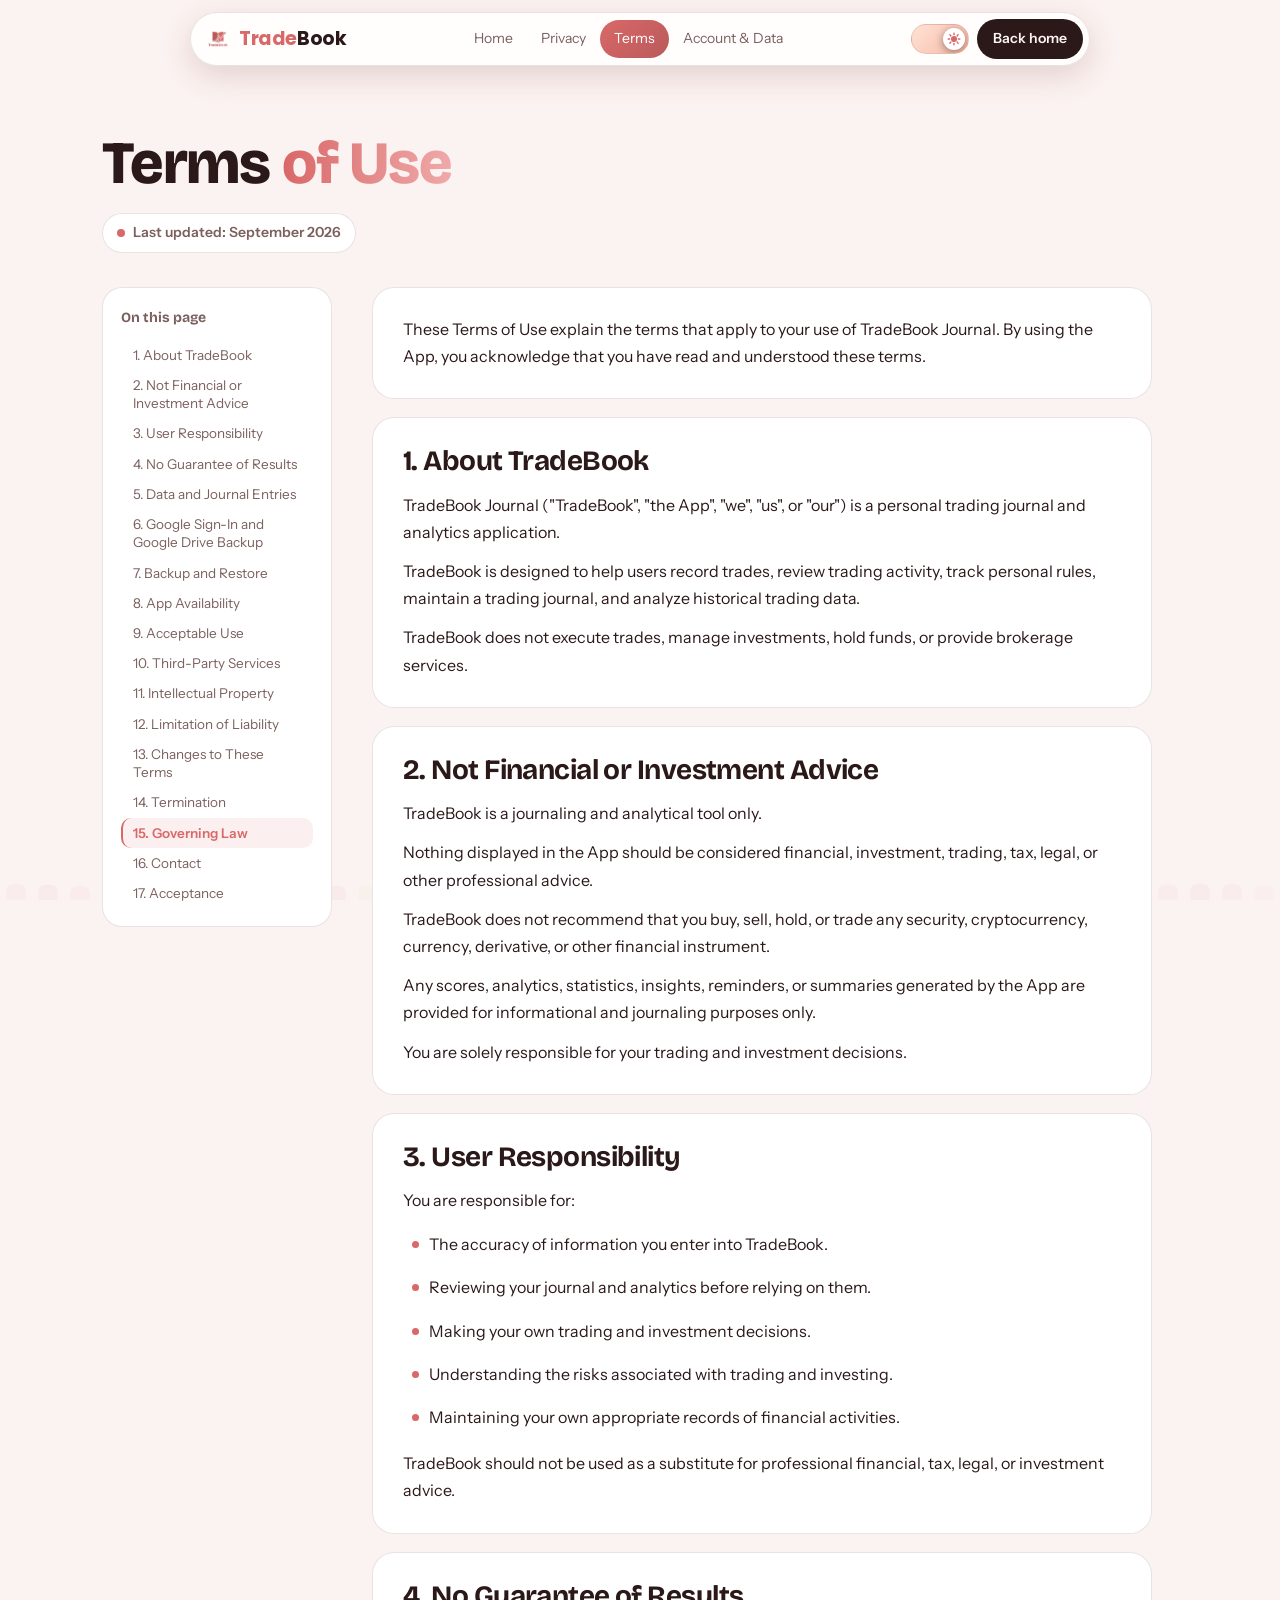
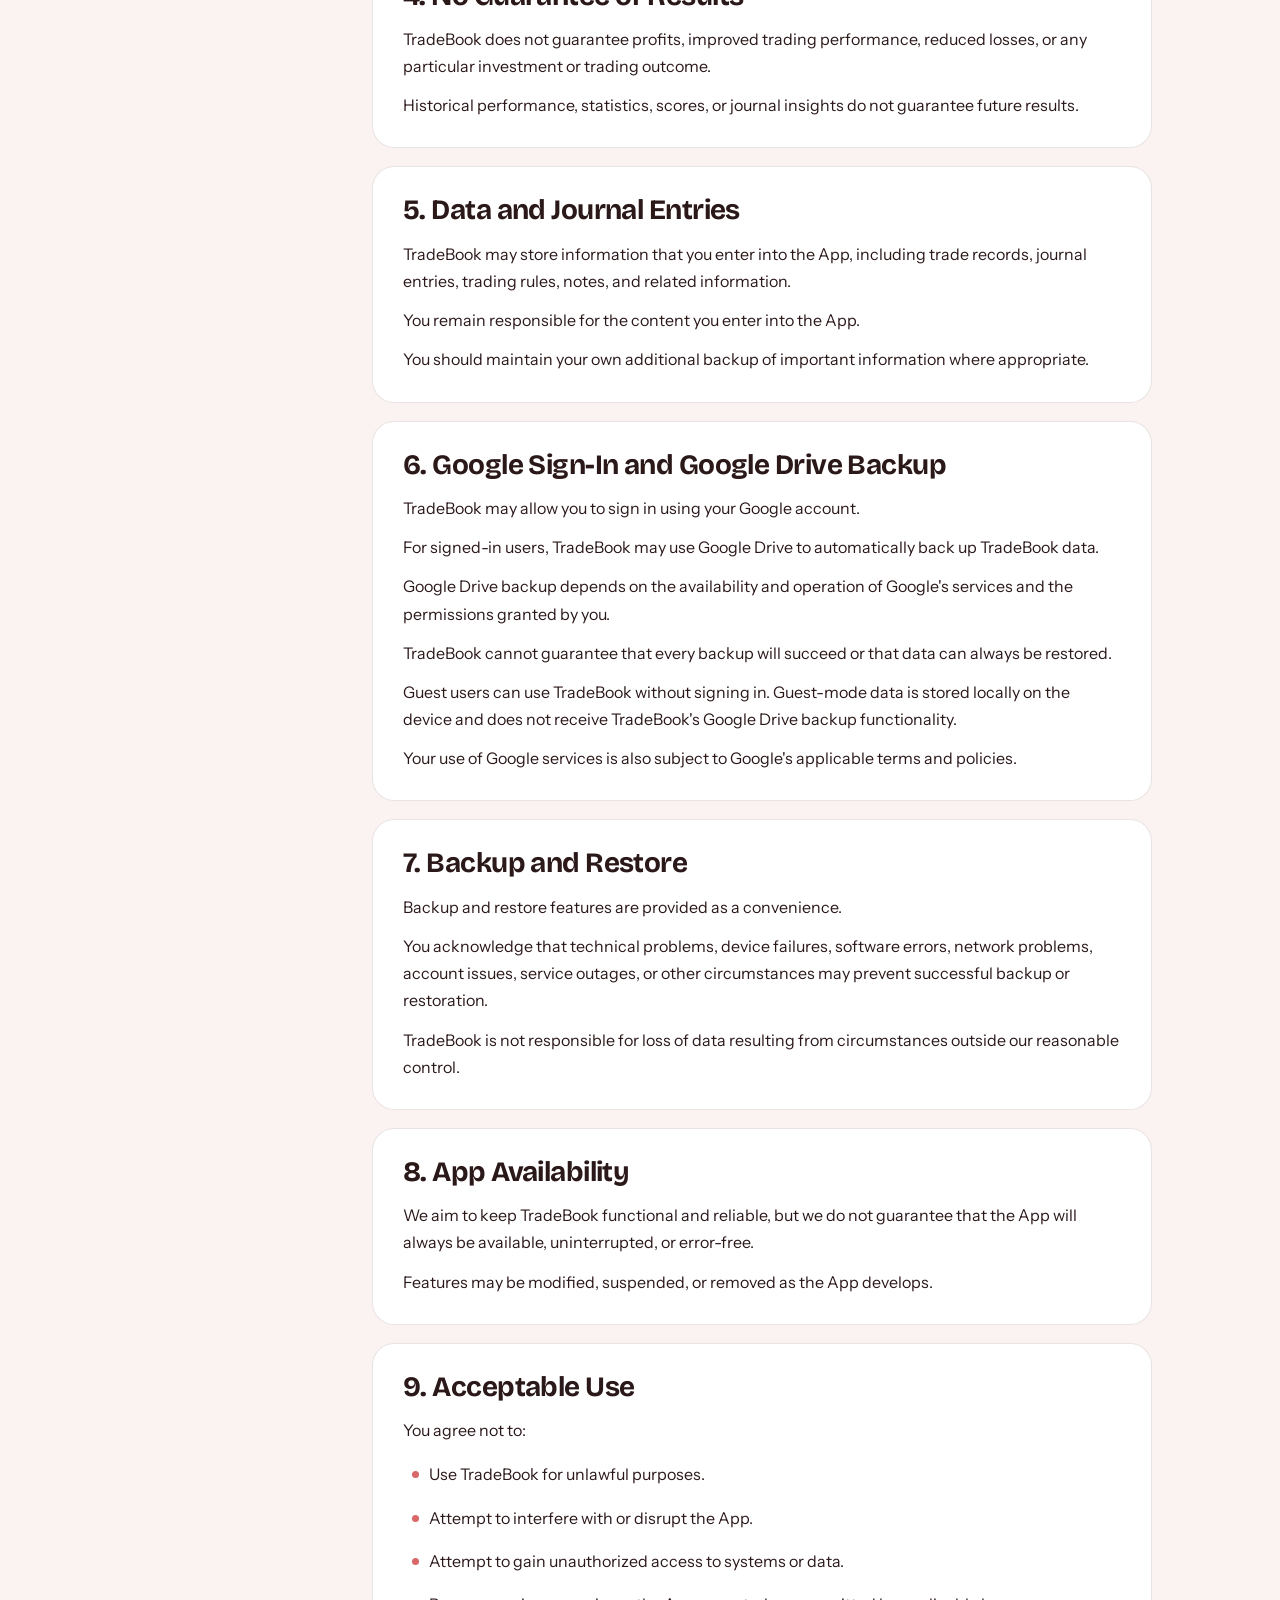
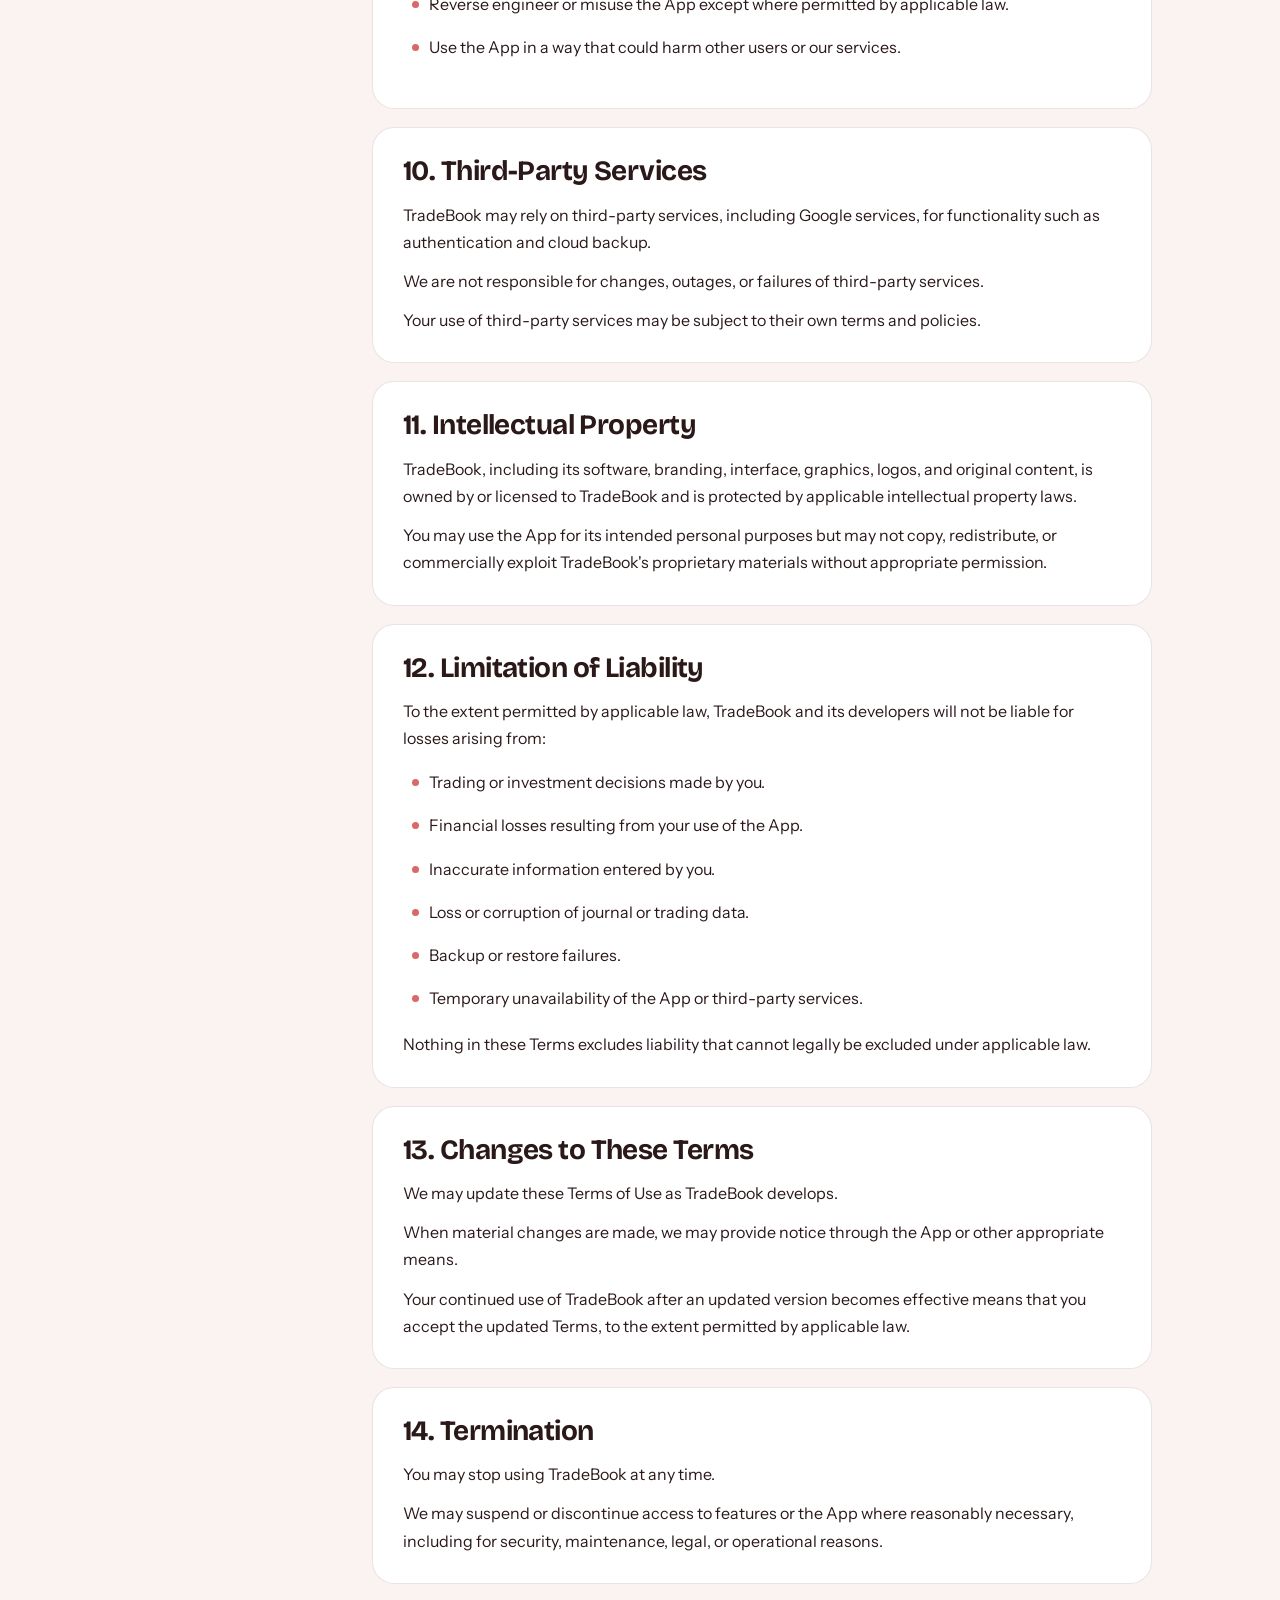
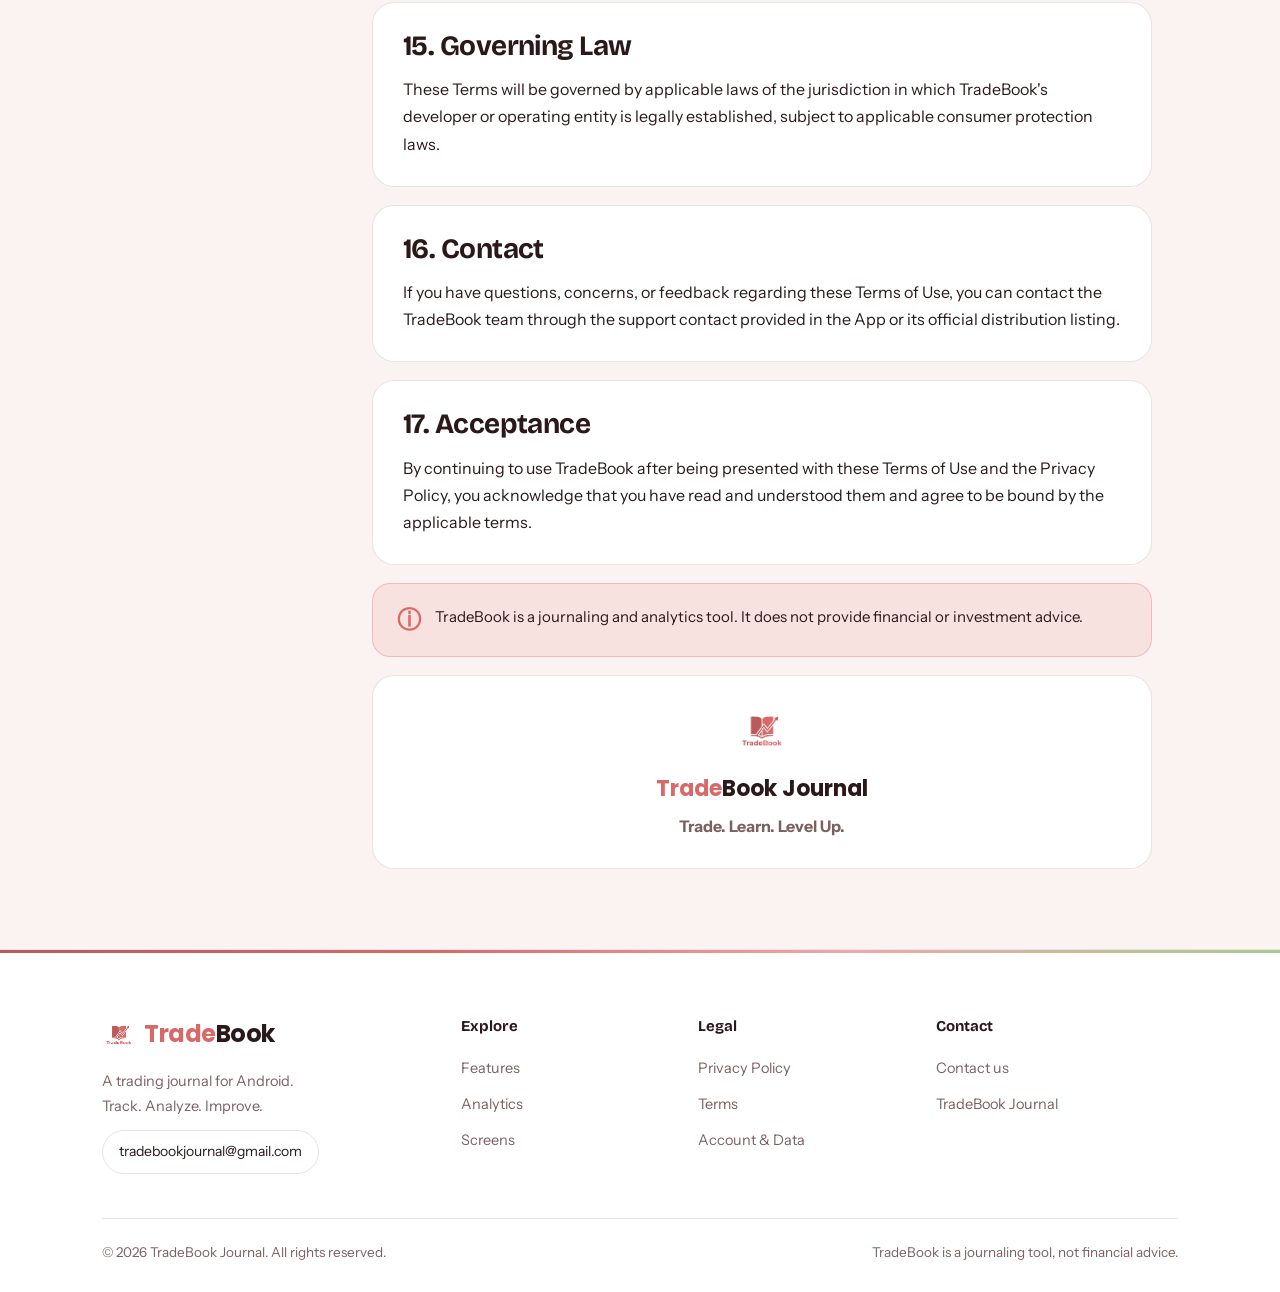
<file: tradebook/terms.html>
<!DOCTYPE html>
<html lang="en" data-theme="light">
<head>
<meta charset="UTF-8">
<meta name="viewport" content="width=device-width, initial-scale=1">
<title>Terms of Use – TradeBook Journal</title>
<meta name="description" content="Terms of Use for TradeBook Journal.">
<link rel="canonical" href="https://indiedev.co.in/tradebook/terms.html">
<link rel="icon" href="images/favicon.png">
<link rel="preconnect" href="https://fonts.googleapis.com">
<link rel="preconnect" href="https://fonts.gstatic.com" crossorigin>
<link href="https://fonts.googleapis.com/css2?family=Bricolage+Grotesque:wght@500;700;800&family=Instrument+Sans:wght@400;500;600&family=Poppins:wght@600;700&display=swap" rel="stylesheet">
<script>try{document.documentElement.dataset.theme=localStorage.getItem('tb-theme2')||'light'}catch(e){}</script>
<style>
:root{--coral:#D96868;--rose:#BA5A5A;--sage:#A4CE8B;--deep:#8F4343;--blush:#EFA9A9;
 --head:'Bricolage Grotesque',system-ui,sans-serif;--body:'Instrument Sans',system-ui,sans-serif;--brand:'Poppins','Bricolage Grotesque',sans-serif}
[data-theme=dark]{--bg:#150e0f;--surface:#211617;--line:rgba(255,255,255,.1);--text:#F8EBE8;--mute:#c2a9a6;--nav:rgba(30,18,20,.82);--sh:rgba(0,0,0,.45);--ba:1}
[data-theme=light]{--bg:#FBF3F1;--surface:#fff;--line:rgba(90,40,40,.13);--text:#2B1819;--mute:#7b605e;--nav:rgba(255,255,255,.85);--sh:rgba(120,50,50,.18);--ba:.65}
*{box-sizing:border-box;margin:0;padding:0}
html{scroll-behavior:smooth;scroll-padding-top:96px}
body{background:var(--bg);color:var(--text);font-family:var(--body);line-height:1.7;overflow-x:hidden;transition:background .5s,color .5s}
a{color:inherit;text-decoration:none}
button{font:inherit;color:inherit;cursor:pointer;border:0;background:none}
:focus-visible{outline:2px solid var(--coral);outline-offset:3px;border-radius:8px}
#bg{position:fixed;inset:0;z-index:-1;width:100%;height:100%}
.wrap{max-width:1120px;margin:0 auto;padding:0 22px}
h1,h2,h3{font-family:var(--head);line-height:1.12;letter-spacing:-.02em}

/* navbar */
nav{position:fixed;top:12px;left:50%;transform:translateX(-50%);z-index:50;width:min(900px,calc(100% - 24px));display:flex;align-items:center;justify-content:space-between;gap:10px;padding:6px 6px 6px 14px;border-radius:999px;background:var(--nav);backdrop-filter:blur(14px);-webkit-backdrop-filter:blur(14px);border:1px solid var(--line);box-shadow:0 10px 30px var(--sh);transition:background .5s}
.brand{display:flex;align-items:center;gap:8px}
.brand img{height:26px;width:auto;transition:transform .5s cubic-bezier(.3,1.6,.5,1)}
.brand:hover img{transform:rotate(-10deg) scale(1.12)}
.bn{font-family:var(--brand);font-weight:700;font-size:19px;letter-spacing:-.02em}
.bn b{color:var(--coral);font-weight:700}
.links{position:relative;display:flex}
.links a{position:relative;z-index:1;padding:7px 14px;font-size:14px;color:var(--mute);transition:color .25s}
.links a:hover,.links a.cur{color:#fff}
.links a.cur::before{content:"";position:absolute;inset:0;z-index:-1;border-radius:99px;background:linear-gradient(135deg,var(--coral),var(--rose))}
.pill{position:absolute;top:0;left:0;height:100%;border-radius:999px;background:linear-gradient(135deg,var(--coral),var(--rose));opacity:0;transition:all .35s cubic-bezier(.3,1.4,.5,1)}
.right{display:flex;align-items:center;gap:8px}
.nav-cta{background:var(--text);color:var(--bg);font-weight:600;font-size:14px;padding:8px 16px;border-radius:999px;transition:transform .25s,background .25s,color .25s}
.nav-cta:hover{background:var(--coral);color:#fff;transform:scale(1.05)}
.tg{position:relative;width:58px;height:30px;border-radius:99px;border:1px solid var(--line);background:linear-gradient(135deg,#2a1b2a,#3d2230);overflow:hidden;transition:background .6s,transform .25s}
.tg:hover{transform:scale(1.07)}
[data-theme=light] .tg{background:linear-gradient(135deg,#ffe3d6,#f7b9a6)}
.tg i{position:absolute;width:3px;height:3px;border-radius:50%;background:#fff;transition:opacity .4s,transform .6s}
.tg i:nth-child(1){left:12px;top:8px}.tg i:nth-child(2){left:22px;top:18px;width:2px;height:2px}.tg i:nth-child(3){left:30px;top:7px;width:2px;height:2px}
[data-theme=light] .tg i{opacity:0;transform:translateY(10px)}
.tg .kn{position:absolute;top:3px;left:3px;width:22px;height:22px;border-radius:50%;display:grid;place-items:center;background:#F8EBE8;color:#8F4343;box-shadow:0 2px 8px rgba(0,0,0,.4);transition:transform .55s cubic-bezier(.5,1.6,.4,1),background .5s}
[data-theme=light] .tg .kn{transform:translateX(28px) rotate(360deg);background:#fff;color:#D96868}
.kn svg{position:absolute;width:14px;height:14px;transition:opacity .35s,transform .55s}
.kn .sun{opacity:0;transform:scale(.3) rotate(-90deg)}
[data-theme=light] .kn .sun{opacity:1;transform:none}
[data-theme=light] .kn .moon{opacity:0;transform:scale(.3) rotate(90deg)}
@media(max-width:760px){.links{display:none}}

/* page header */
.dh{padding:130px 0 34px;max-width:820px}
.dh h1{font-size:clamp(34px,5.4vw,60px);font-weight:800;margin-bottom:16px}
.dh h1 span{background:linear-gradient(90deg,var(--coral),var(--blush));-webkit-background-clip:text;background-clip:text;color:transparent}
.upd{display:inline-flex;align-items:center;gap:8px;padding:7px 14px;border-radius:99px;background:var(--surface);border:1px solid var(--line);font-size:14px;color:var(--mute);font-weight:600}
.upd::before{content:"";width:8px;height:8px;border-radius:50%;background:var(--coral);animation:pu 2s infinite}
@keyframes pu{50%{box-shadow:0 0 0 6px rgba(217,104,104,.2)}}

/* layout */
.doc{display:grid;grid-template-columns:230px minmax(0,1fr);gap:40px;align-items:start;padding-bottom:80px}
@media(max-width:900px){.doc{grid-template-columns:1fr}.toc{display:none}}
.toc{position:sticky;top:96px;padding:18px;border-radius:20px;background:var(--surface);border:1px solid var(--line)}
.toc h4{font-family:var(--head);font-size:14px;margin-bottom:10px;color:var(--mute)}
.toc a{display:block;padding:6px 10px;border-radius:10px;font-size:13.5px;color:var(--mute);border-left:2px solid transparent;transition:all .25s;line-height:1.35}
.toc a:hover{color:var(--text);background:rgba(217,104,104,.08);transform:translateX(3px)}
.toc a.on{color:var(--coral);border-left-color:var(--coral);background:rgba(217,104,104,.1);font-weight:600}
.body{display:grid;gap:18px;max-width:780px}

/* content cards */
.card{position:relative;padding:28px 30px;border-radius:22px;background:var(--surface);border:1px solid var(--line);overflow:hidden;transition:border-color .3s,box-shadow .3s}
.card::before{content:"";position:absolute;left:0;top:0;bottom:0;width:4px;background:linear-gradient(180deg,var(--coral),var(--rose));transform:scaleY(0);transform-origin:top;transition:transform .5s cubic-bezier(.2,.8,.2,1)}
.card:hover{border-color:rgba(217,104,104,.5);box-shadow:0 18px 44px var(--sh)}
.card:hover::before{transform:scaleY(1)}
.card h2{font-size:clamp(22px,3vw,28px);margin-bottom:14px}
.card h3{font-size:19px;margin:20px 0 8px;color:var(--coral)}
.card p{margin-bottom:12px;color:var(--text)}
.card p:last-child{margin-bottom:0}
.card ul{list-style:none;display:grid;gap:6px;margin:4px 0 14px}
.card li{position:relative;padding:5px 12px 5px 26px;border-radius:10px;transition:background .25s,transform .25s}
.card li::before{content:"";position:absolute;left:9px;top:15px;width:7px;height:7px;border-radius:50%;background:var(--coral);transition:transform .25s}
.card li:hover{background:rgba(217,104,104,.08);transform:translateX(5px)}
.card li:hover::before{transform:scale(1.5)}
.card strong{font-weight:700}
.toc{max-height:calc(100vh - 120px);overflow:auto}
.notice{display:flex;gap:14px;align-items:flex-start;padding:20px 24px;border-radius:18px;background:rgba(217,104,104,.12);border:1px solid rgba(217,104,104,.3);transition:transform .3s,box-shadow .3s}
.notice:hover{transform:translateY(-3px);box-shadow:0 14px 34px var(--sh)}
.notice .ni{color:var(--coral);font-size:24px;line-height:1.3;font-weight:700}
.notice p{font-size:15px}
.path{display:inline-block;margin:2px 0 10px;padding:9px 18px;border-radius:12px;background:linear-gradient(135deg,var(--coral),var(--rose));color:#fff;font-weight:700;box-shadow:0 10px 24px rgba(217,104,104,.3);transition:transform .3s}
.path:hover{transform:translateY(-3px) rotate(-1deg)}
.end{text-align:center;display:grid;justify-items:center;gap:6px}
.end img{height:54px;margin-bottom:6px;transition:transform .5s cubic-bezier(.3,1.6,.5,1)}
.end:hover img{transform:rotate(-8deg) scale(1.1)}
.end .t{font-family:var(--brand);font-size:22px;font-weight:700}
.end .t b{color:var(--coral)}
.end .tag{font-weight:700;color:var(--mute)}

/* footer */
footer{position:relative;overflow:hidden;padding:64px 0 28px;background:var(--surface);border-top:1px solid var(--line);transition:background .5s}
footer::before{content:"";position:absolute;left:0;right:0;top:0;height:3px;background:linear-gradient(90deg,var(--rose),var(--coral),var(--blush),var(--sage))}
.fg{display:grid;grid-template-columns:1.6fr 1fr 1fr 1.2fr;gap:36px}
@media(max-width:800px){.fg{grid-template-columns:1fr 1fr}.fg>:first-child{grid-column:1/-1}}
.fg h4{font-family:var(--head);font-size:15px;margin-bottom:14px}
.fg ul{list-style:none;display:grid;gap:9px}
.fg li a,.fg p{color:var(--mute);font-size:14.5px;transition:color .25s,padding .25s}
.fg li a:hover{color:var(--coral);padding-left:6px}
.fg .brand{margin-bottom:14px}.fg .brand img{height:34px}.fg .bn{font-size:24px}
.mail{display:inline-block;margin-top:12px;padding:9px 16px;border-radius:99px;border:1px solid var(--line);font-size:14px;transition:all .3s}
.mail:hover{background:var(--coral);border-color:var(--coral);color:#fff;transform:translateY(-2px)}
.fb{margin-top:44px;padding-top:22px;border-top:1px solid var(--line);display:flex;justify-content:space-between;gap:12px;flex-wrap:wrap;color:var(--mute);font-size:13.5px}

/* reveal */
.rv{opacity:0;transform:translateY(40px) scale(.98);filter:blur(6px);transition:opacity .85s cubic-bezier(.2,.8,.2,1),transform .85s cubic-bezier(.2,.8,.2,1),filter .85s}
.rv.on{opacity:1;transform:none;filter:none}
.rv.on.done{transition:border-color .3s,box-shadow .3s}
@media(prefers-reduced-motion:reduce){*{animation:none!important;transition:none!important;scroll-behavior:auto}.rv{opacity:1;transform:none;filter:none}}
</style>
</head>
<body>
<canvas id="bg" aria-hidden="true"></canvas>

<nav>
  <a href="index.html" class="brand" aria-label="TradeBook home"><img src="images/logo-mark.png" alt=""><span class="bn"><b>Trade</b>Book</span></a>
  <div class="links"><span class="pill"></span><a href="index.html">Home</a><a href="privacy.html">Privacy</a><a href="terms.html" class="cur">Terms</a><a href="delete-account.html">Account &amp; Data</a></div>
  <div class="right">
    <button class="tg" id="tg" aria-label="Switch between light and dark mode"><i></i><i></i><i></i>
      <span class="kn">
        <svg class="moon" viewBox="0 0 24 24" fill="currentColor"><path d="M20 14.5A8.5 8.5 0 019.5 4a8.5 8.5 0 1010.5 10.5z"/></svg>
        <svg class="sun" viewBox="0 0 24 24" fill="none" stroke="currentColor" stroke-width="2.4" stroke-linecap="round"><circle cx="12" cy="12" r="4" fill="currentColor"/><path d="M12 2v2.5M12 19.5V22M2 12h2.5M19.5 12H22M4.9 4.9l1.8 1.8M17.3 17.3l1.8 1.8M4.9 19.1l1.8-1.8M17.3 6.7l1.8-1.8"/></svg>
      </span></button>
    <a class="nav-cta" href="index.html">Back home</a>
  </div>
</nav>

<div class="wrap">
  <header class="dh rv">
    <h1>Terms <span>of Use</span></h1>
    <div class="upd">Last updated: September 2026</div>
  </header>

  <div class="doc">
    <aside class="toc rv"><h4>On this page</h4><div id="toc"></div></aside>

    <main class="body" id="main">
      <div class="card rv">
        <p>These Terms of Use explain the terms that apply to your use of TradeBook Journal. By using the App, you acknowledge that you have read and understood these terms.</p>
      </div>

      <section class="card rv">
        <h2>1. About TradeBook</h2>
        <p>TradeBook Journal ("TradeBook", "the App", "we", "us", or "our") is a personal trading journal and analytics application.</p>
        <p>TradeBook is designed to help users record trades, review trading activity, track personal rules, maintain a trading journal, and analyze historical trading data.</p>
        <p>TradeBook does not execute trades, manage investments, hold funds, or provide brokerage services.</p>
      </section>

      <section class="card rv">
        <h2>2. Not Financial or Investment Advice</h2>
        <p>TradeBook is a journaling and analytical tool only.</p>
        <p>Nothing displayed in the App should be considered financial, investment, trading, tax, legal, or other professional advice.</p>
        <p>TradeBook does not recommend that you buy, sell, hold, or trade any security, cryptocurrency, currency, derivative, or other financial instrument.</p>
        <p>Any scores, analytics, statistics, insights, reminders, or summaries generated by the App are provided for informational and journaling purposes only.</p>
        <p>You are solely responsible for your trading and investment decisions.</p>
      </section>

      <section class="card rv">
        <h2>3. User Responsibility</h2>
        <p>You are responsible for:</p>
        <ul><li>The accuracy of information you enter into TradeBook.</li><li>Reviewing your journal and analytics before relying on them.</li><li>Making your own trading and investment decisions.</li><li>Understanding the risks associated with trading and investing.</li><li>Maintaining your own appropriate records of financial activities.</li></ul>
        <p>TradeBook should not be used as a substitute for professional financial, tax, legal, or investment advice.</p>
      </section>

      <section class="card rv">
        <h2>4. No Guarantee of Results</h2>
        <p>TradeBook does not guarantee profits, improved trading performance, reduced losses, or any particular investment or trading outcome.</p>
        <p>Historical performance, statistics, scores, or journal insights do not guarantee future results.</p>
      </section>

      <section class="card rv">
        <h2>5. Data and Journal Entries</h2>
        <p>TradeBook may store information that you enter into the App, including trade records, journal entries, trading rules, notes, and related information.</p>
        <p>You remain responsible for the content you enter into the App.</p>
        <p>You should maintain your own additional backup of important information where appropriate.</p>
      </section>

      <section class="card rv">
        <h2>6. Google Sign-In and Google Drive Backup</h2>
        <p>TradeBook may allow you to sign in using your Google account.</p>
        <p>For signed-in users, TradeBook may use Google Drive to automatically back up TradeBook data.</p>
        <p>Google Drive backup depends on the availability and operation of Google's services and the permissions granted by you.</p>
        <p>TradeBook cannot guarantee that every backup will succeed or that data can always be restored.</p>
        <p>Guest users can use TradeBook without signing in. Guest-mode data is stored locally on the device and does not receive TradeBook's Google Drive backup functionality.</p>
        <p>Your use of Google services is also subject to Google's applicable terms and policies.</p>
      </section>

      <section class="card rv">
        <h2>7. Backup and Restore</h2>
        <p>Backup and restore features are provided as a convenience.</p>
        <p>You acknowledge that technical problems, device failures, software errors, network problems, account issues, service outages, or other circumstances may prevent successful backup or restoration.</p>
        <p>TradeBook is not responsible for loss of data resulting from circumstances outside our reasonable control.</p>
      </section>

      <section class="card rv">
        <h2>8. App Availability</h2>
        <p>We aim to keep TradeBook functional and reliable, but we do not guarantee that the App will always be available, uninterrupted, or error-free.</p>
        <p>Features may be modified, suspended, or removed as the App develops.</p>
      </section>

      <section class="card rv">
        <h2>9. Acceptable Use</h2>
        <p>You agree not to:</p>
        <ul><li>Use TradeBook for unlawful purposes.</li><li>Attempt to interfere with or disrupt the App.</li><li>Attempt to gain unauthorized access to systems or data.</li><li>Reverse engineer or misuse the App except where permitted by applicable law.</li><li>Use the App in a way that could harm other users or our services.</li></ul>
      </section>

      <section class="card rv">
        <h2>10. Third-Party Services</h2>
        <p>TradeBook may rely on third-party services, including Google services, for functionality such as authentication and cloud backup.</p>
        <p>We are not responsible for changes, outages, or failures of third-party services.</p>
        <p>Your use of third-party services may be subject to their own terms and policies.</p>
      </section>

      <section class="card rv">
        <h2>11. Intellectual Property</h2>
        <p>TradeBook, including its software, branding, interface, graphics, logos, and original content, is owned by or licensed to TradeBook and is protected by applicable intellectual property laws.</p>
        <p>You may use the App for its intended personal purposes but may not copy, redistribute, or commercially exploit TradeBook's proprietary materials without appropriate permission.</p>
      </section>

      <section class="card rv">
        <h2>12. Limitation of Liability</h2>
        <p>To the extent permitted by applicable law, TradeBook and its developers will not be liable for losses arising from:</p>
        <ul><li>Trading or investment decisions made by you.</li><li>Financial losses resulting from your use of the App.</li><li>Inaccurate information entered by you.</li><li>Loss or corruption of journal or trading data.</li><li>Backup or restore failures.</li><li>Temporary unavailability of the App or third-party services.</li></ul>
        <p>Nothing in these Terms excludes liability that cannot legally be excluded under applicable law.</p>
      </section>

      <section class="card rv">
        <h2>13. Changes to These Terms</h2>
        <p>We may update these Terms of Use as TradeBook develops.</p>
        <p>When material changes are made, we may provide notice through the App or other appropriate means.</p>
        <p>Your continued use of TradeBook after an updated version becomes effective means that you accept the updated Terms, to the extent permitted by applicable law.</p>
      </section>

      <section class="card rv">
        <h2>14. Termination</h2>
        <p>You may stop using TradeBook at any time.</p>
        <p>We may suspend or discontinue access to features or the App where reasonably necessary, including for security, maintenance, legal, or operational reasons.</p>
      </section>

      <section class="card rv">
        <h2>15. Governing Law</h2>
        <p>These Terms will be governed by applicable laws of the jurisdiction in which TradeBook's developer or operating entity is legally established, subject to applicable consumer protection laws.</p>
      </section>

      <section class="card rv">
        <h2>16. Contact</h2>
        <p>If you have questions, concerns, or feedback regarding these Terms of Use, you can contact the TradeBook team through the support contact provided in the App or its official distribution listing.</p>
      </section>

      <section class="card rv">
        <h2>17. Acceptance</h2>
        <p>By continuing to use TradeBook after being presented with these Terms of Use and the Privacy Policy, you acknowledge that you have read and understood them and agree to be bound by the applicable terms.</p>
      </section>

      <div class="notice rv"><span class="ni">ⓘ</span><p>TradeBook is a journaling and analytics tool. It does not provide financial or investment advice.</p></div>

      <div class="card end rv">
        <img src="images/logo-mark.png" alt="">
        <div class="t"><b>Trade</b>Book Journal</div>
        <div class="tag">Trade. Learn. Level Up.</div>
      </div>
    </main>
  </div>
</div>

<footer>
  <div class="wrap">
    <div class="fg">
      <div>
        <a class="brand" href="https://indiedev.co.in/tradebook/"><img src="images/logo-mark.png" alt=""><span class="bn"><b>Trade</b>Book</span></a>
        <p>A trading journal for Android.<br>Track. Analyze. Improve.</p>
        <a class="mail" href="mailto:tradebookjournal@gmail.com">tradebookjournal@gmail.com</a>
      </div>
      <div><h4>Explore</h4><ul><li><a href="index.html#features">Features</a></li><li><a href="index.html#analytics">Analytics</a></li><li><a href="index.html#screens">Screens</a></li></ul></div>
      <div><h4>Legal</h4><ul>
        <li><a href="https://indiedev.co.in/tradebook/privacy.html">Privacy Policy</a></li>
        <li><a href="https://indiedev.co.in/tradebook/terms.html">Terms</a></li>
        <li><a href="https://indiedev.co.in/tradebook/delete-account.html">Account &amp; Data</a></li></ul></div>
      <div><h4>Contact</h4><ul><li><a href="mailto:tradebookjournal@gmail.com">Contact us</a></li><li><a href="https://indiedev.co.in/tradebook/">TradeBook Journal</a></li></ul></div>
    </div>
    <div class="fb"><span>&copy; <span id="yr"></span> TradeBook Journal. All rights reserved.</span><span>TradeBook is a journaling tool, not financial advice.</span></div>
  </div>
</footer>

<script>
const $=(s,r=document)=>r.querySelector(s),$$=(s,r=document)=>[...r.querySelectorAll(s)];
$('#yr').textContent=new Date().getFullYear();
const root=document.documentElement;
$('#tg').onclick=()=>{const n=root.dataset.theme==='dark'?'light':'dark';root.dataset.theme=n;try{localStorage.setItem('tb-theme2',n)}catch(e){}};

/* nav pill */
const lk=$('.links'),pill=$('.pill',lk);
$$('a',lk).forEach(a=>a.addEventListener('pointerenter',()=>{pill.style.opacity=1;pill.style.left=a.offsetLeft+'px';pill.style.width=a.offsetWidth+'px'}));
lk.addEventListener('pointerleave',()=>pill.style.opacity=0);

/* table of contents built from the headings, with scroll highlight */
const secs=$$('section.card');
secs.forEach((s,i)=>s.id='s'+(i+1));
$('#toc').innerHTML=secs.map(s=>`<a href="#${s.id}">${$('h2',s).textContent}</a>`).join('');
const tl=$$('#toc a');
const spy=new IntersectionObserver(es=>es.forEach(e=>{if(e.isIntersecting){tl.forEach(a=>a.classList.toggle('on',a.getAttribute('href')==='#'+e.target.id))}}),{rootMargin:'-20% 0px -65% 0px'});
secs.forEach(s=>spy.observe(s));

/* scroll reveal */
const io=new IntersectionObserver(es=>es.forEach(e=>{if(!e.isIntersecting)return;const t=e.target;t.classList.add('on');setTimeout(()=>t.classList.add('done'),1200);io.unobserve(t)}),{threshold:.08,rootMargin:'0px 0px -30px 0px'});
$$('.rv').forEach(n=>io.observe(n));

/* background bars that rise toward the cursor (faint; content cards are solid) */
const cv=$('#bg'),x=cv.getContext('2d');let W,H,mx=-999,act=0,tg=0,t=0;
const N=40,hs=Array(N).fill(0),still=matchMedia('(prefers-reduced-motion:reduce)').matches,bc=['#D96868','#BA5A5A','#D96868','#EFA9A9','#BA5A5A','#A4CE8B'];
function rs(){const d=devicePixelRatio||1;W=innerWidth;H=innerHeight;cv.width=W*d;cv.height=H*d;x.setTransform(d,0,0,d,0,0)}
addEventListener('resize',rs);rs();
addEventListener('pointermove',e=>{mx=e.clientX;tg=1});
document.addEventListener('pointerleave',()=>tg=0);
(function draw(){
  const k=+getComputedStyle(root).getPropertyValue('--ba')||1;
  t+=.012;act+=(tg-act)*.05;x.clearRect(0,0,W,H);const bw=W/N;
  for(let i=0;i<N;i++){
    const cx=(i+.5)*bw,p=Math.max(0,1-Math.abs(cx-mx)/260)**2*act;
    hs[i]+=(8+(Math.sin(t*1.5+i*.5)+1)*4+p*H*.24*(.6+.4*Math.sin(i*2.1))-hs[i])*.09;
    x.globalAlpha=(.07+p*.3)*k;x.fillStyle=bc[i%6];x.beginPath();x.roundRect(i*bw+bw*.2,H-hs[i],bw*.6,hs[i],[6,6,0,0]);x.fill();
  }
  x.globalAlpha=1;if(!still)requestAnimationFrame(draw);
})();
</script>
</body>
</html>
</file>
